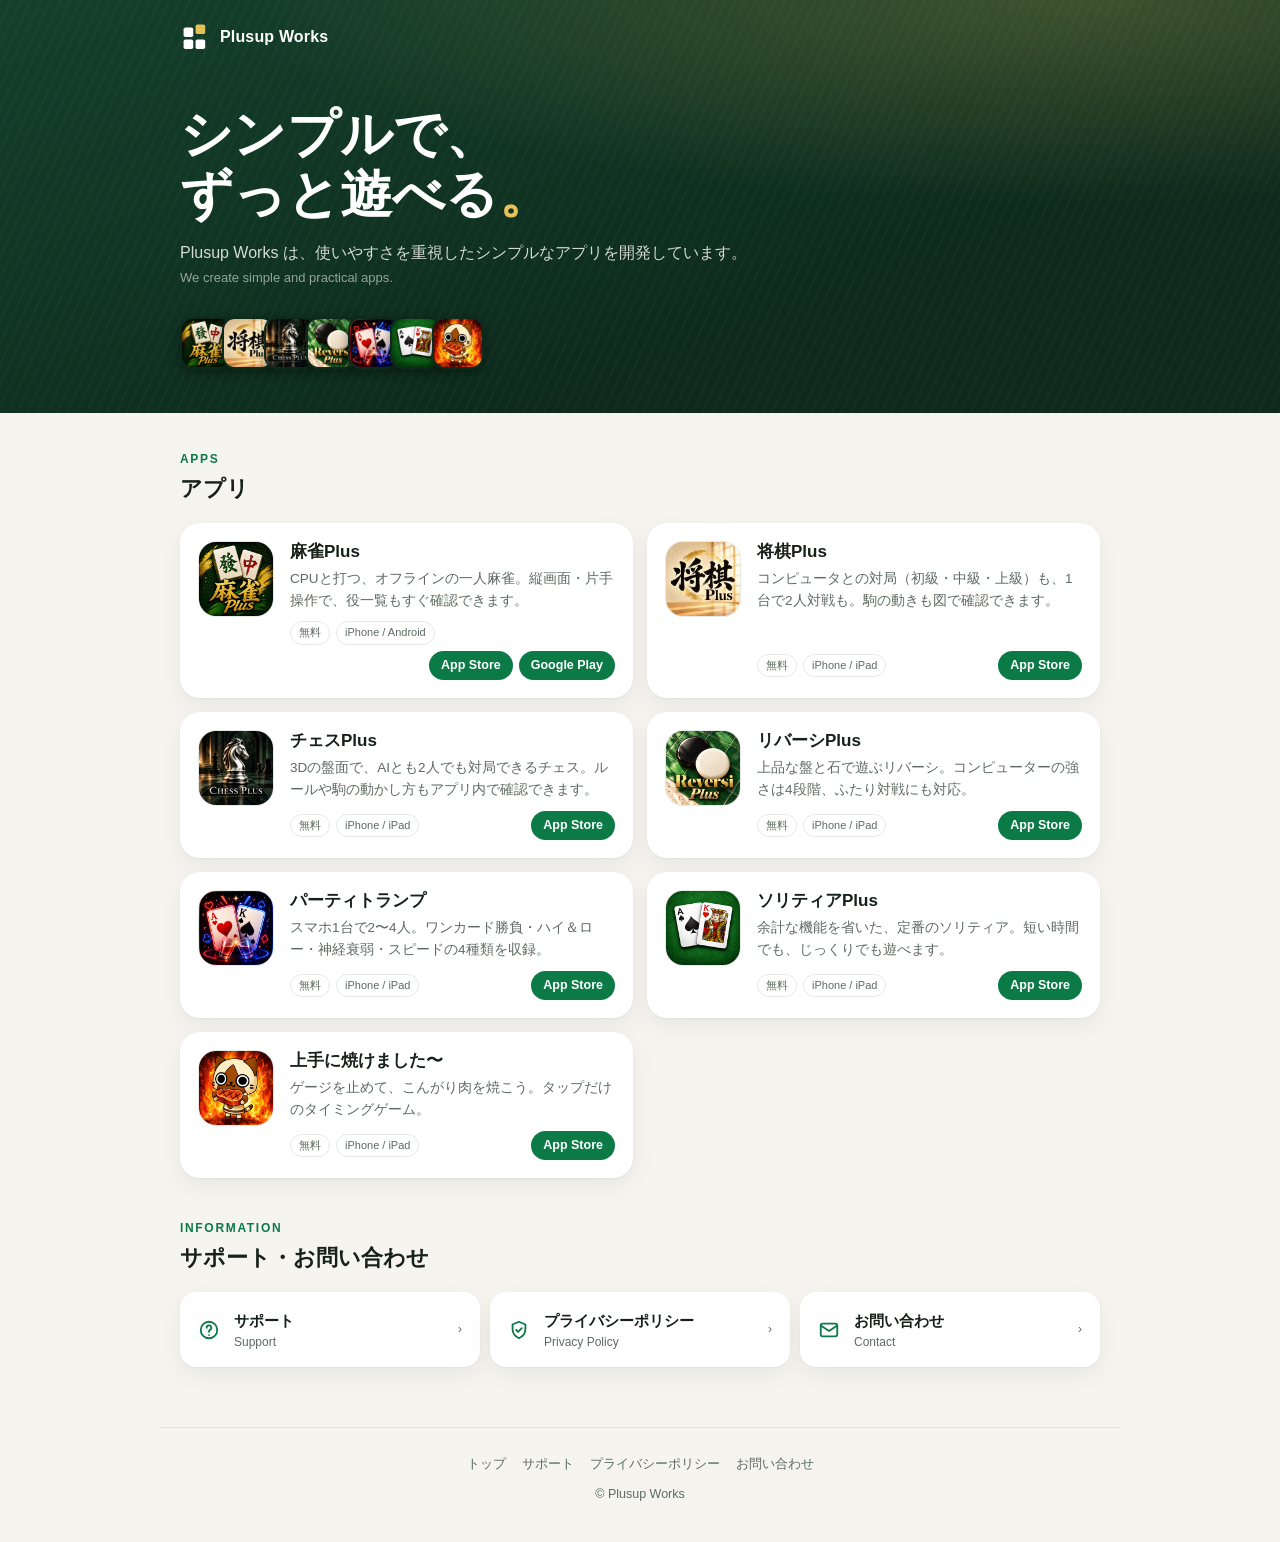
<file: index.html>
<!DOCTYPE html>
<html lang="ja">
<head>
  <meta charset="UTF-8">
  <meta name="viewport" content="width=device-width, initial-scale=1">
  <title>Plusup Works</title>
  <meta name="description" content="Plusup Works は、使いやすさを重視したシンプルなアプリを開発しています。麻雀Plus・将棋Plus・チェスPlus・リバーシPlus など。">
  <meta name="theme-color" content="#14402b">
  <link rel="icon" href="/favicon.svg" type="image/svg+xml">
  <link rel="icon" href="/favicon-32.png" sizes="32x32" type="image/png">
  <link rel="apple-touch-icon" href="/apple-touch-icon.png">
  <link rel="stylesheet" href="/assets/site.css">
</head>
<body>
<header class="hero">
  <div class="wrap">
    <a class="logo" href="/"><svg class="mark" viewBox="0 0 100 100" aria-hidden="true"><rect x="12" y="18" width="32" height="32" rx="6" fill="#fff"/><rect x="52" y="8" width="32" height="32" rx="6" fill="#e6c15a"/><rect x="12" y="58" width="32" height="32" rx="6" fill="#fff"/><rect x="52" y="58" width="32" height="32" rx="6" fill="#fff"/></svg>Plusup Works</a>
    <h1>シンプルで、<br>ずっと遊べる<span class="plus">。</span></h1>
    <p>Plusup Works は、使いやすさを重視したシンプルなアプリを開発しています。</p>
    <p class="en">We create simple and practical apps.</p>
    <div class="stack"><img src="/icons/6789914464.jpg" alt=""><img src="/icons/6820033489.jpg" alt=""><img src="/icons/6827017477.jpg" alt=""><img src="/icons/6836175979.jpg" alt=""><img src="/icons/6773309152.jpg" alt=""><img src="/icons/6760923991.jpg" alt=""><img src="/icons/6761459995.jpg" alt=""></div>
  </div>
</header>

<main class="wrap">
  <section id="apps">
    <p class="kicker">APPS</p>
    <h2>アプリ</h2>
    <div class="grid">
      <div class="app">
        <img src="/icons/6789914464.jpg" alt="麻雀Plus のアイコン" loading="lazy">
        <div class="body">
          <span class="name">麻雀Plus</span>
          <span class="desc">CPUと打つ、オフラインの一人麻雀。縦画面・片手操作で、役一覧もすぐ確認できます。</span>
          <span class="meta"><span class="tag">無料</span><span class="tag">iPhone / Android</span><span class="ctas"><a class="cta" href="https://apps.apple.com/jp/app/id6789914464">App Store</a><a class="cta" href="https://play.google.com/store/apps/details?id=com.kamachi.mahjongplus">Google Play</a></span></span>
        </div>
      </div>
      <a class="app" href="https://apps.apple.com/jp/app/id6820033489">
        <img src="/icons/6820033489.jpg" alt="将棋Plus のアイコン" loading="lazy">
        <div class="body">
          <span class="name">将棋Plus</span>
          <span class="desc">コンピュータとの対局（初級・中級・上級）も、1台で2人対戦も。駒の動きも図で確認できます。</span>
          <span class="meta"><span class="tag">無料</span><span class="tag">iPhone / iPad</span><span class="cta">App Store</span></span>
        </div>
      </a>
      <a class="app" href="https://apps.apple.com/jp/app/id6827017477">
        <img src="/icons/6827017477.jpg" alt="チェスPlus のアイコン" loading="lazy">
        <div class="body">
          <span class="name">チェスPlus</span>
          <span class="desc">3Dの盤面で、AIとも2人でも対局できるチェス。ルールや駒の動かし方もアプリ内で確認できます。</span>
          <span class="meta"><span class="tag">無料</span><span class="tag">iPhone / iPad</span><span class="cta">App Store</span></span>
        </div>
      </a>
      <a class="app" href="https://apps.apple.com/jp/app/id6836175979">
        <img src="/icons/6836175979.jpg" alt="リバーシPlus のアイコン" loading="lazy">
        <div class="body">
          <span class="name">リバーシPlus</span>
          <span class="desc">上品な盤と石で遊ぶリバーシ。コンピューターの強さは4段階、ふたり対戦にも対応。</span>
          <span class="meta"><span class="tag">無料</span><span class="tag">iPhone / iPad</span><span class="cta">App Store</span></span>
        </div>
      </a>
      <a class="app" href="https://apps.apple.com/jp/app/id6773309152">
        <img src="/icons/6773309152.jpg" alt="パーティトランプ のアイコン" loading="lazy">
        <div class="body">
          <span class="name">パーティトランプ</span>
          <span class="desc">スマホ1台で2〜4人。ワンカード勝負・ハイ＆ロー・神経衰弱・スピードの4種類を収録。</span>
          <span class="meta"><span class="tag">無料</span><span class="tag">iPhone / iPad</span><span class="cta">App Store</span></span>
        </div>
      </a>
      <a class="app" href="https://apps.apple.com/jp/app/id6760923991">
        <img src="/icons/6760923991.jpg" alt="ソリティアPlus のアイコン" loading="lazy">
        <div class="body">
          <span class="name">ソリティアPlus</span>
          <span class="desc">余計な機能を省いた、定番のソリティア。短い時間でも、じっくりでも遊べます。</span>
          <span class="meta"><span class="tag">無料</span><span class="tag">iPhone / iPad</span><span class="cta">App Store</span></span>
        </div>
      </a>
      <a class="app" href="https://apps.apple.com/jp/app/id6761459995">
        <img src="/icons/6761459995.jpg" alt="上手に焼けました〜 のアイコン" loading="lazy">
        <div class="body">
          <span class="name">上手に焼けました〜</span>
          <span class="desc">ゲージを止めて、こんがり肉を焼こう。タップだけのタイミングゲーム。</span>
          <span class="meta"><span class="tag">無料</span><span class="tag">iPhone / iPad</span><span class="cta">App Store</span></span>
        </div>
      </a>
    </div>
  </section>

  <section id="info">
    <p class="kicker">INFORMATION</p>
    <h2>サポート・お問い合わせ</h2>
    <div class="tiles">
      <a class="tile" href="/support"><svg viewBox="0 0 24 24" fill="none" stroke="currentColor" stroke-width="2" stroke-linecap="round" stroke-linejoin="round"><circle cx="12" cy="12" r="9"/><path d="M9.5 9.5a2.5 2.5 0 1 1 3.5 2.3c-.6.3-1 .9-1 1.6V14"/><path d="M12 17.5h.01"/></svg><div><b>サポート</b><span>Support</span></div><span class="chev">›</span></a>
      <a class="tile" href="/privacy"><svg viewBox="0 0 24 24" fill="none" stroke="currentColor" stroke-width="2" stroke-linecap="round" stroke-linejoin="round"><path d="M12 3l7 3v5c0 4.5-3 8.3-7 10-4-1.7-7-5.5-7-10V6l7-3z"/><path d="M9 12l2 2 4-4"/></svg><div><b>プライバシーポリシー</b><span>Privacy Policy</span></div><span class="chev">›</span></a>
      <a class="tile" href="/contact"><svg viewBox="0 0 24 24" fill="none" stroke="currentColor" stroke-width="2" stroke-linecap="round" stroke-linejoin="round"><rect x="3" y="5" width="18" height="14" rx="2"/><path d="M3 7l9 6 9-6"/></svg><div><b>お問い合わせ</b><span>Contact</span></div><span class="chev">›</span></a>
    </div>
  </section>
</main>

<footer class="wrap">
  <nav><a href="/">トップ</a><a href="/support">サポート</a><a href="/privacy">プライバシーポリシー</a><a href="/contact">お問い合わせ</a></nav>
  &copy; Plusup Works
</footer>
</body>
</html>
</file>
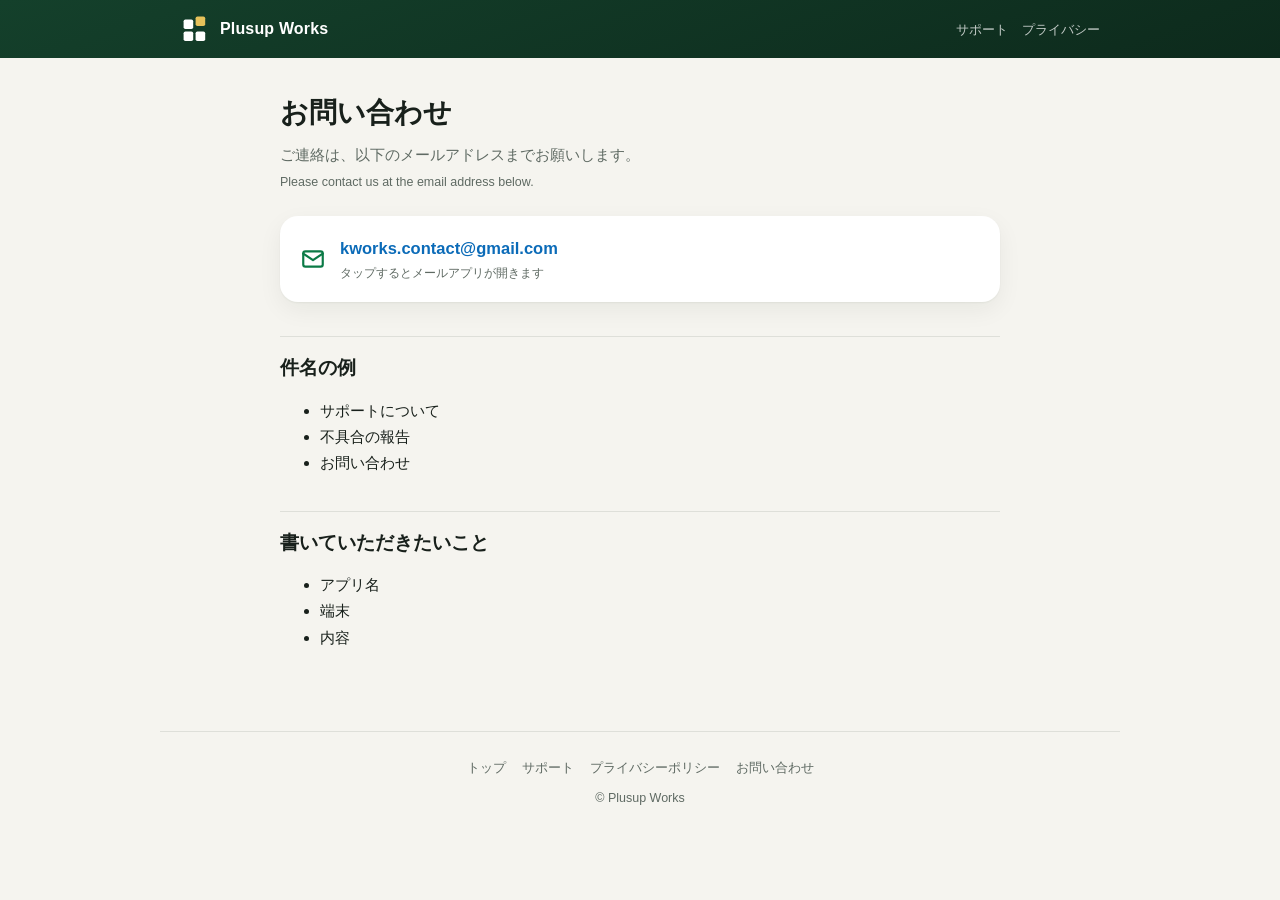
<file: contact/index.html>
<!DOCTYPE html>
<html lang="ja">
<head>
  <meta charset="UTF-8">
  <meta name="viewport" content="width=device-width, initial-scale=1">
  <title>お問い合わせ | Plusup Works</title>
  <meta name="description" content="Plusup Works へのお問い合わせ先です。">
  <meta name="theme-color" content="#14402b">
  <link rel="icon" href="/favicon.svg" type="image/svg+xml">
  <link rel="icon" href="/favicon-32.png" sizes="32x32" type="image/png">
  <link rel="apple-touch-icon" href="/apple-touch-icon.png">
  <link rel="stylesheet" href="/assets/site.css">
</head>
<body>
<header class="bar"><div class="wrap"><a class="logo" href="/"><svg class="mark" viewBox="0 0 100 100" aria-hidden="true"><rect x="12" y="18" width="32" height="32" rx="6" fill="#fff"/><rect x="52" y="8" width="32" height="32" rx="6" fill="#e6c15a"/><rect x="12" y="58" width="32" height="32" rx="6" fill="#fff"/><rect x="52" y="58" width="32" height="32" rx="6" fill="#fff"/></svg>Plusup Works</a><nav><a href="/support">サポート</a><a href="/privacy">プライバシー</a></nav></div></header>
<main class="doc">
  <h1>お問い合わせ</h1>
  <p class="lead">ご連絡は、以下のメールアドレスまでお願いします。<br><small>Please contact us at the email address below.</small></p>
  <a class="mailcard" href="mailto:kworks.contact@gmail.com"><svg viewBox="0 0 24 24" fill="none" stroke="currentColor" stroke-width="2" stroke-linecap="round" stroke-linejoin="round"><rect x="3" y="5" width="18" height="14" rx="2"/><path d="M3 7l9 6 9-6"/></svg><div><b>kworks.contact@gmail.com</b><span>タップするとメールアプリが開きます</span></div></a>

  <h2>件名の例</h2>
  <ul>
    <li>サポートについて</li>
    <li>不具合の報告</li>
    <li>お問い合わせ</li>
  </ul>
  <h2>書いていただきたいこと</h2>
  <ul>
    <li>アプリ名</li>
    <li>端末</li>
    <li>内容</li>
  </ul>
</main>

<footer class="wrap">
  <nav><a href="/">トップ</a><a href="/support">サポート</a><a href="/privacy">プライバシーポリシー</a><a href="/contact">お問い合わせ</a></nav>
  &copy; Plusup Works
</footer>
</body>
</html>
</file>
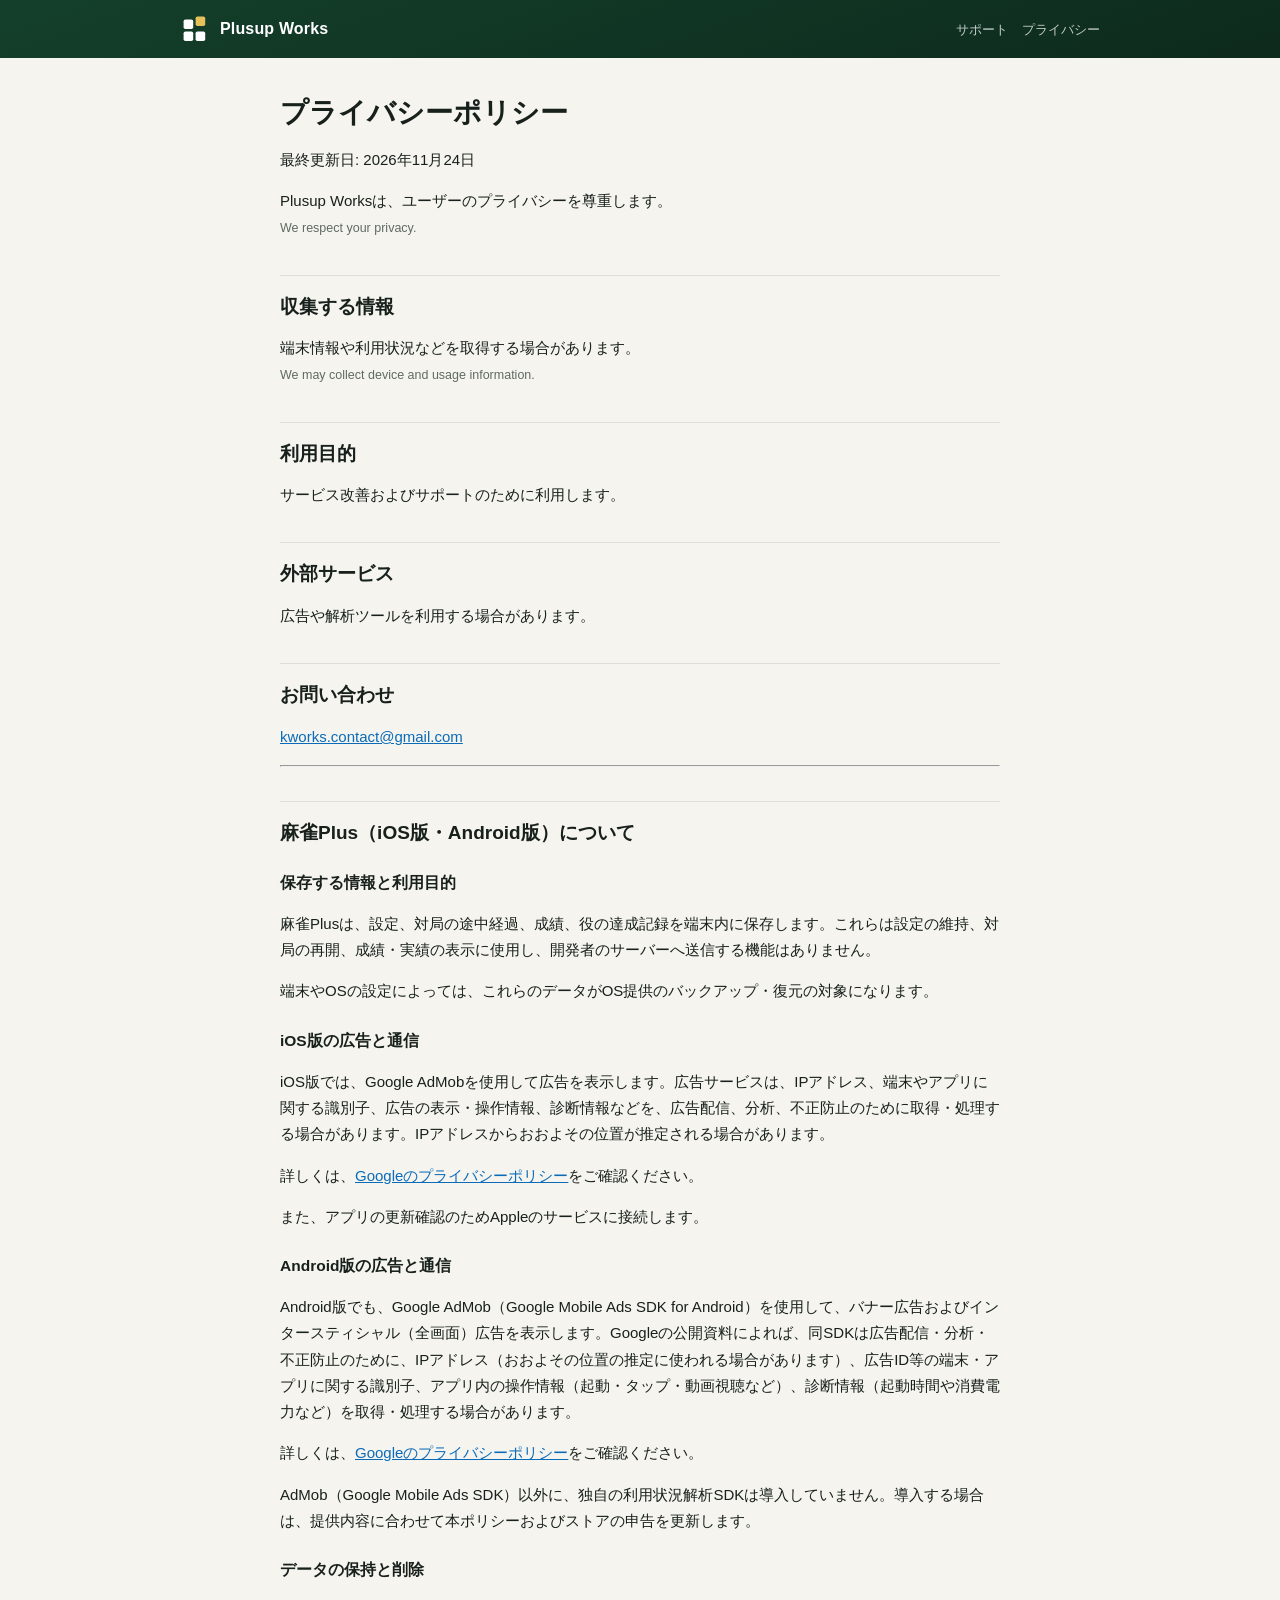
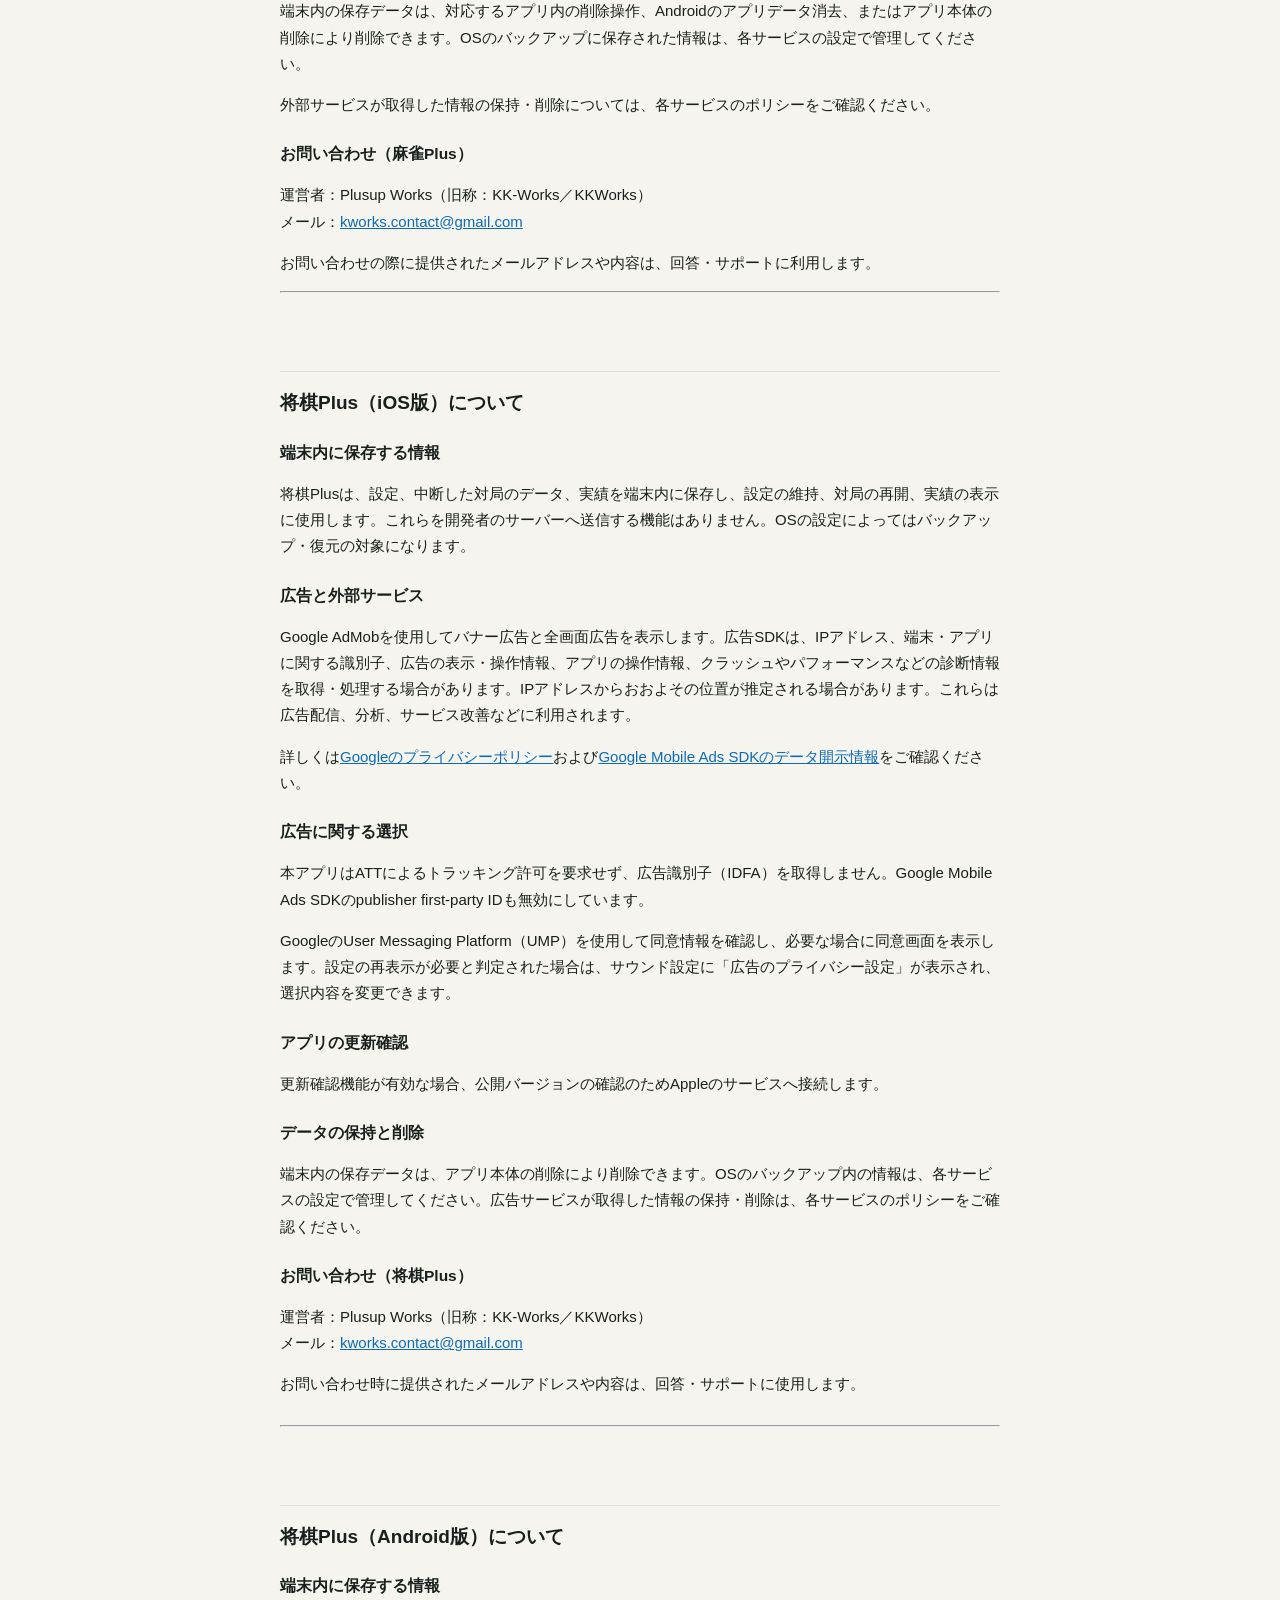
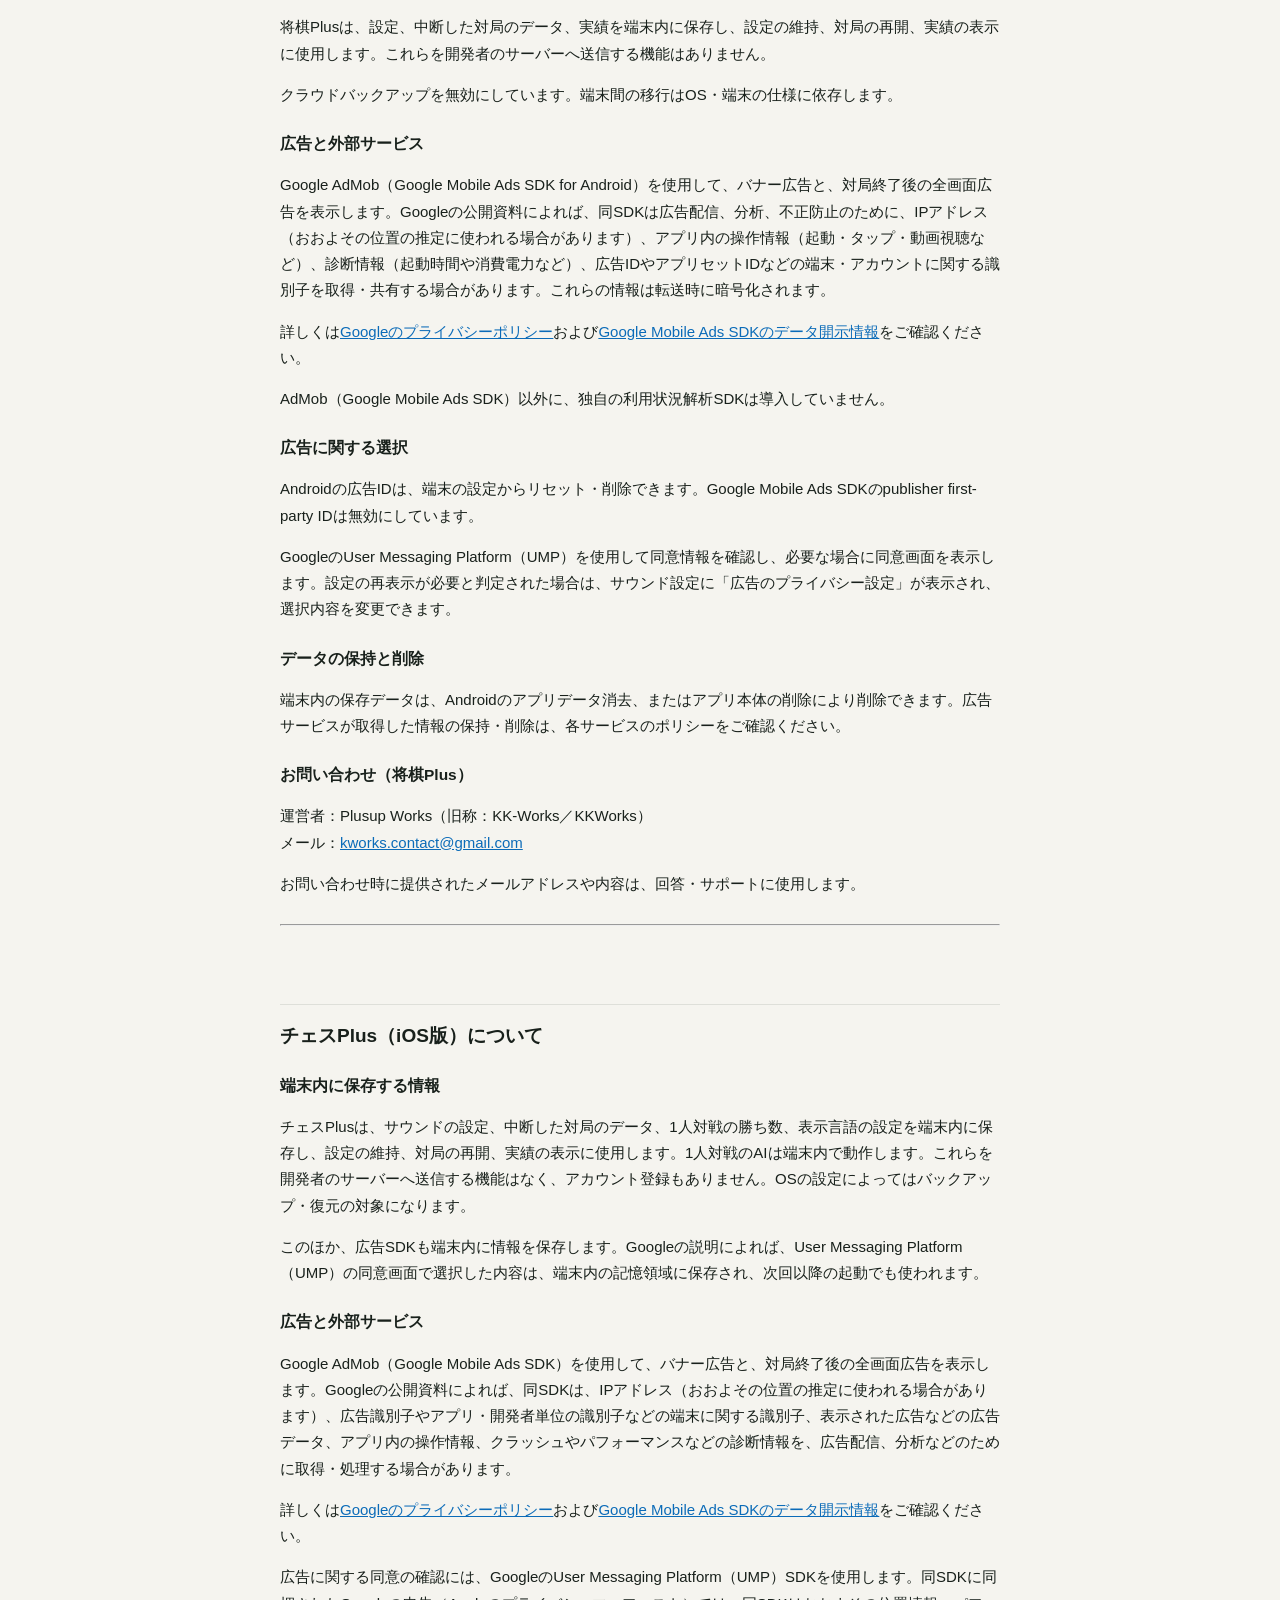
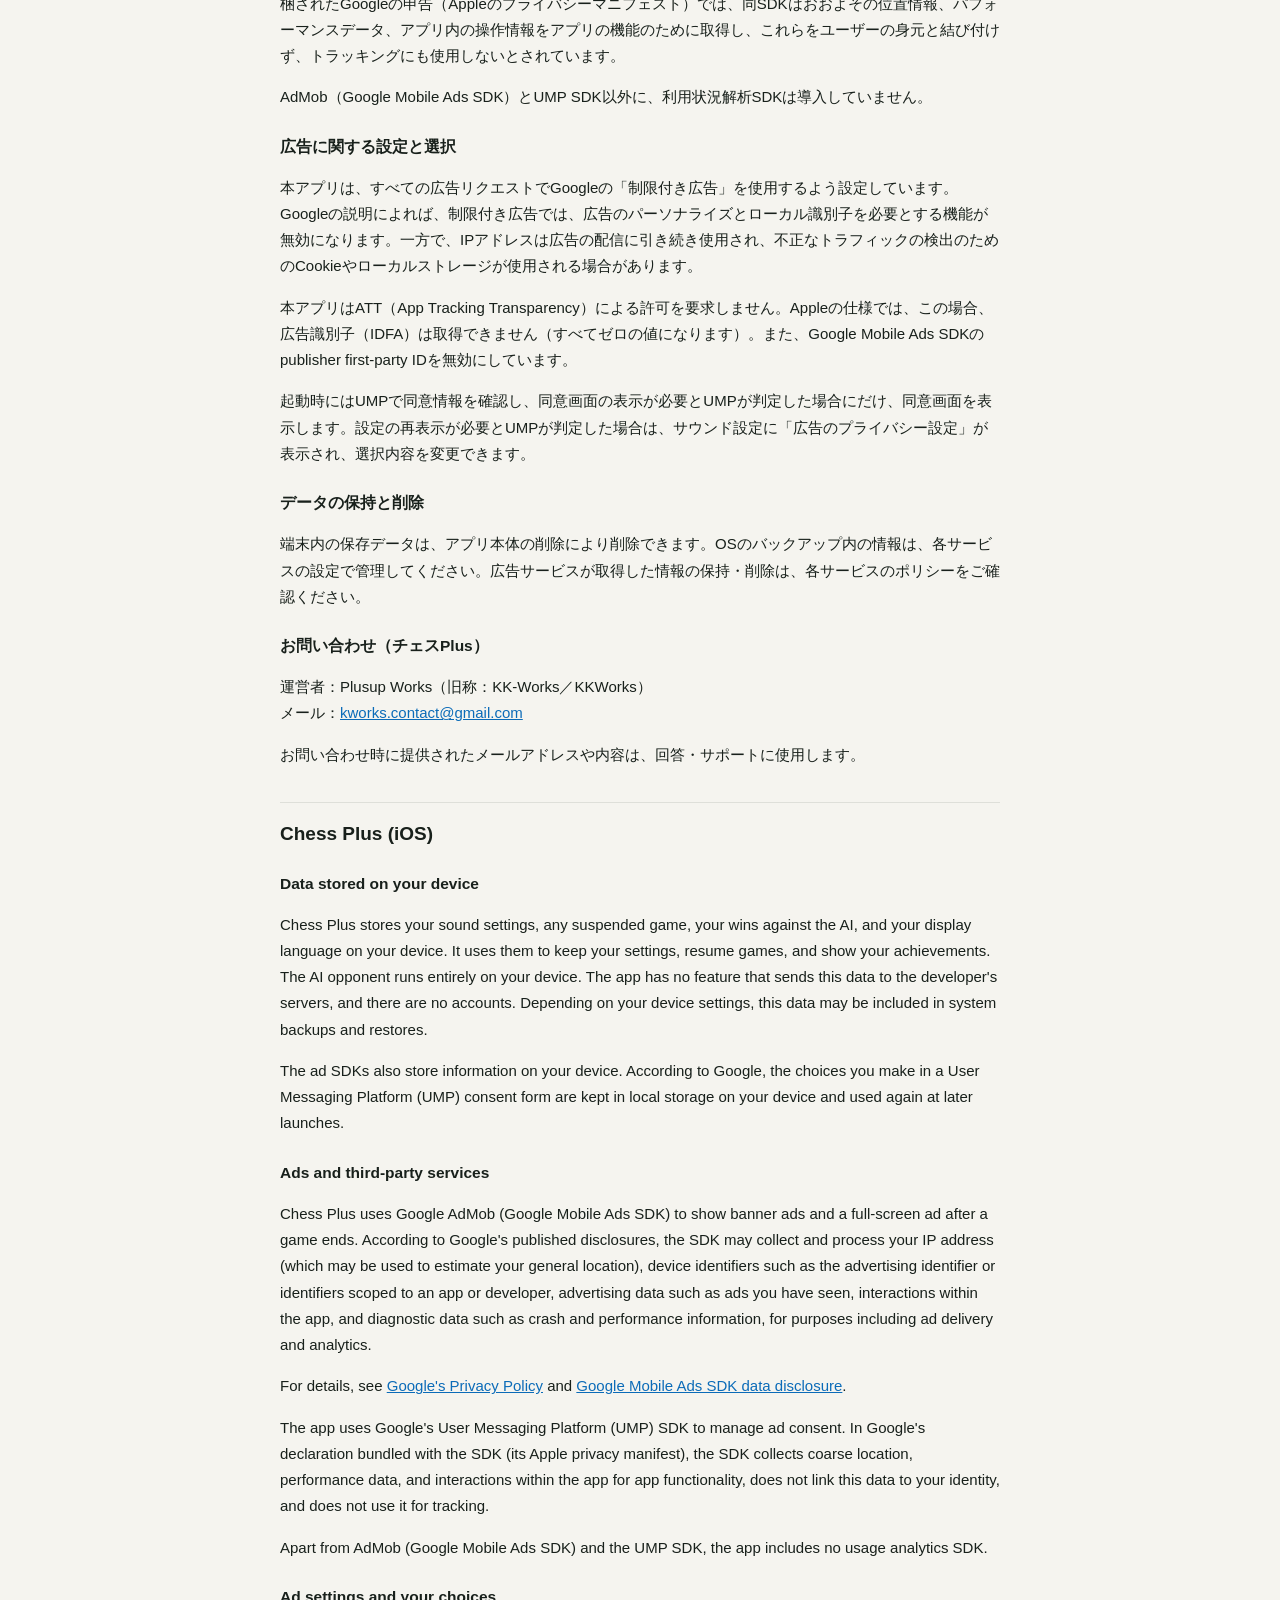
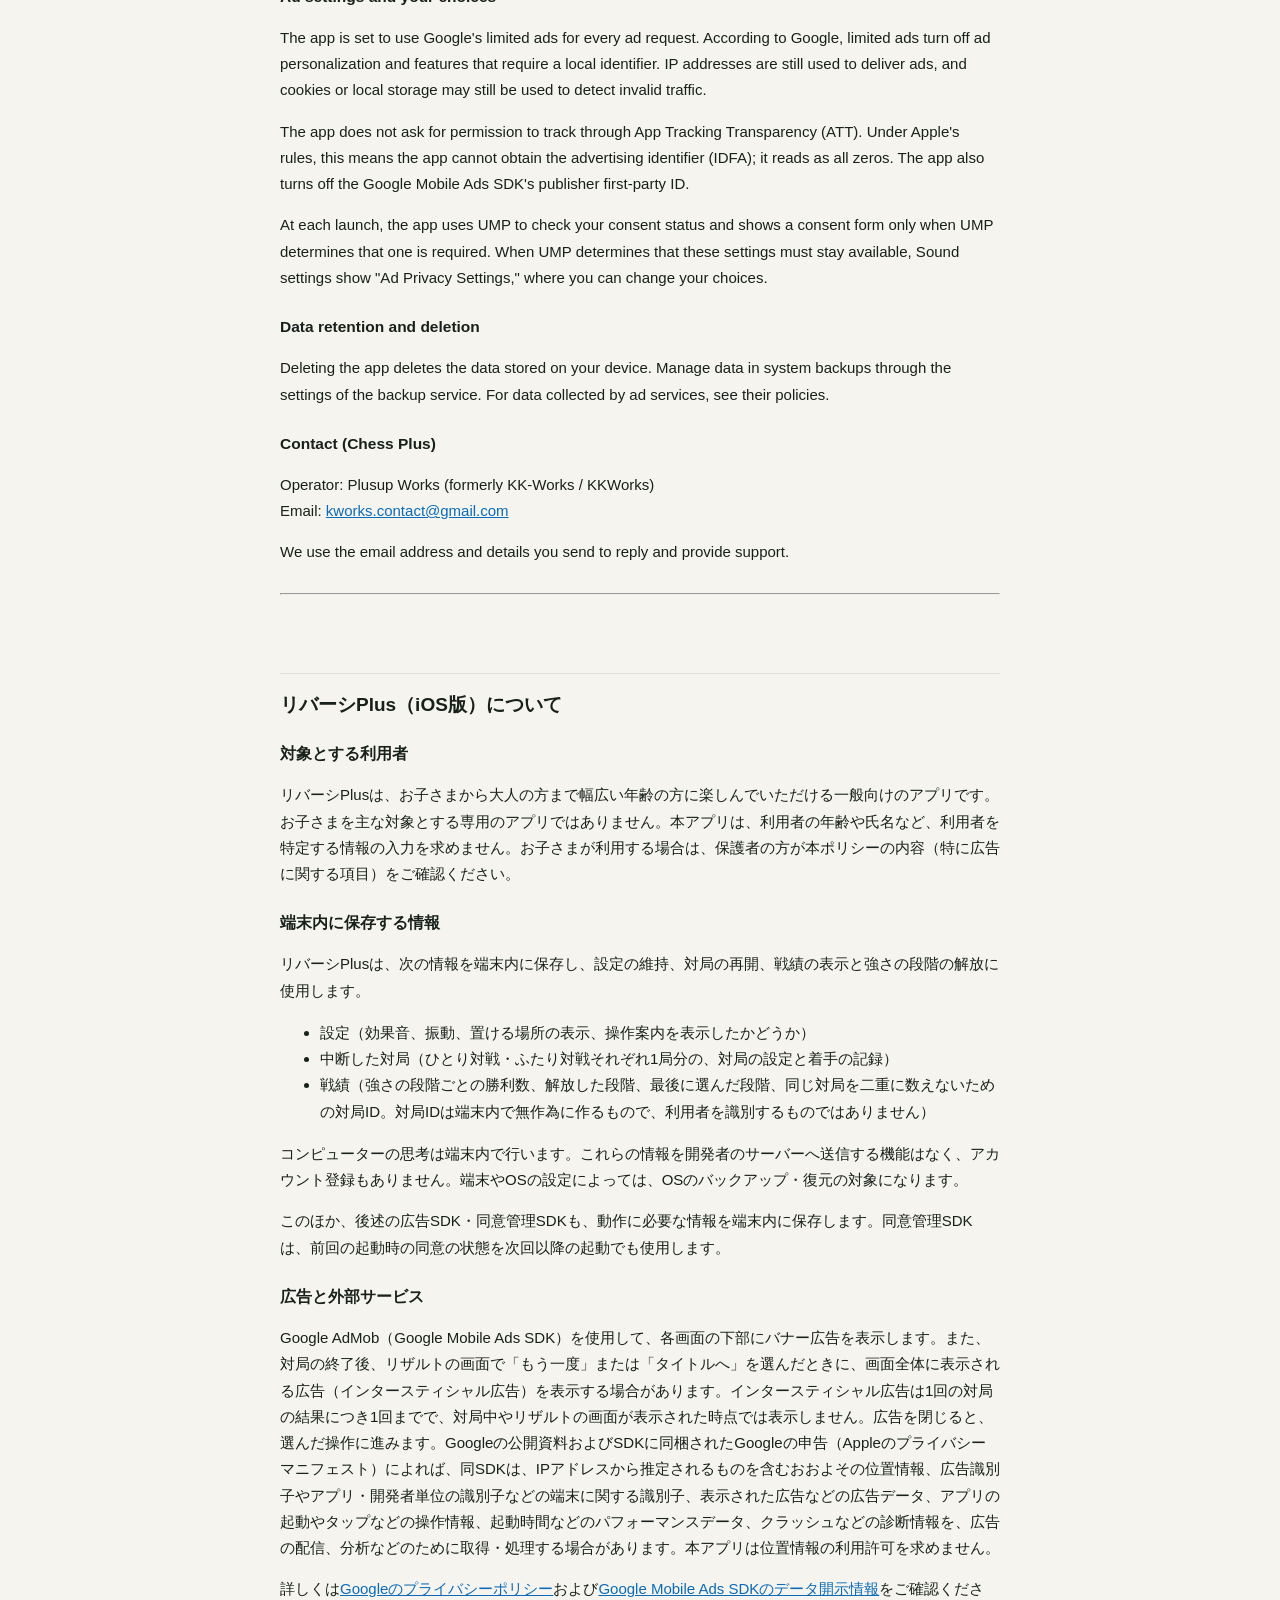
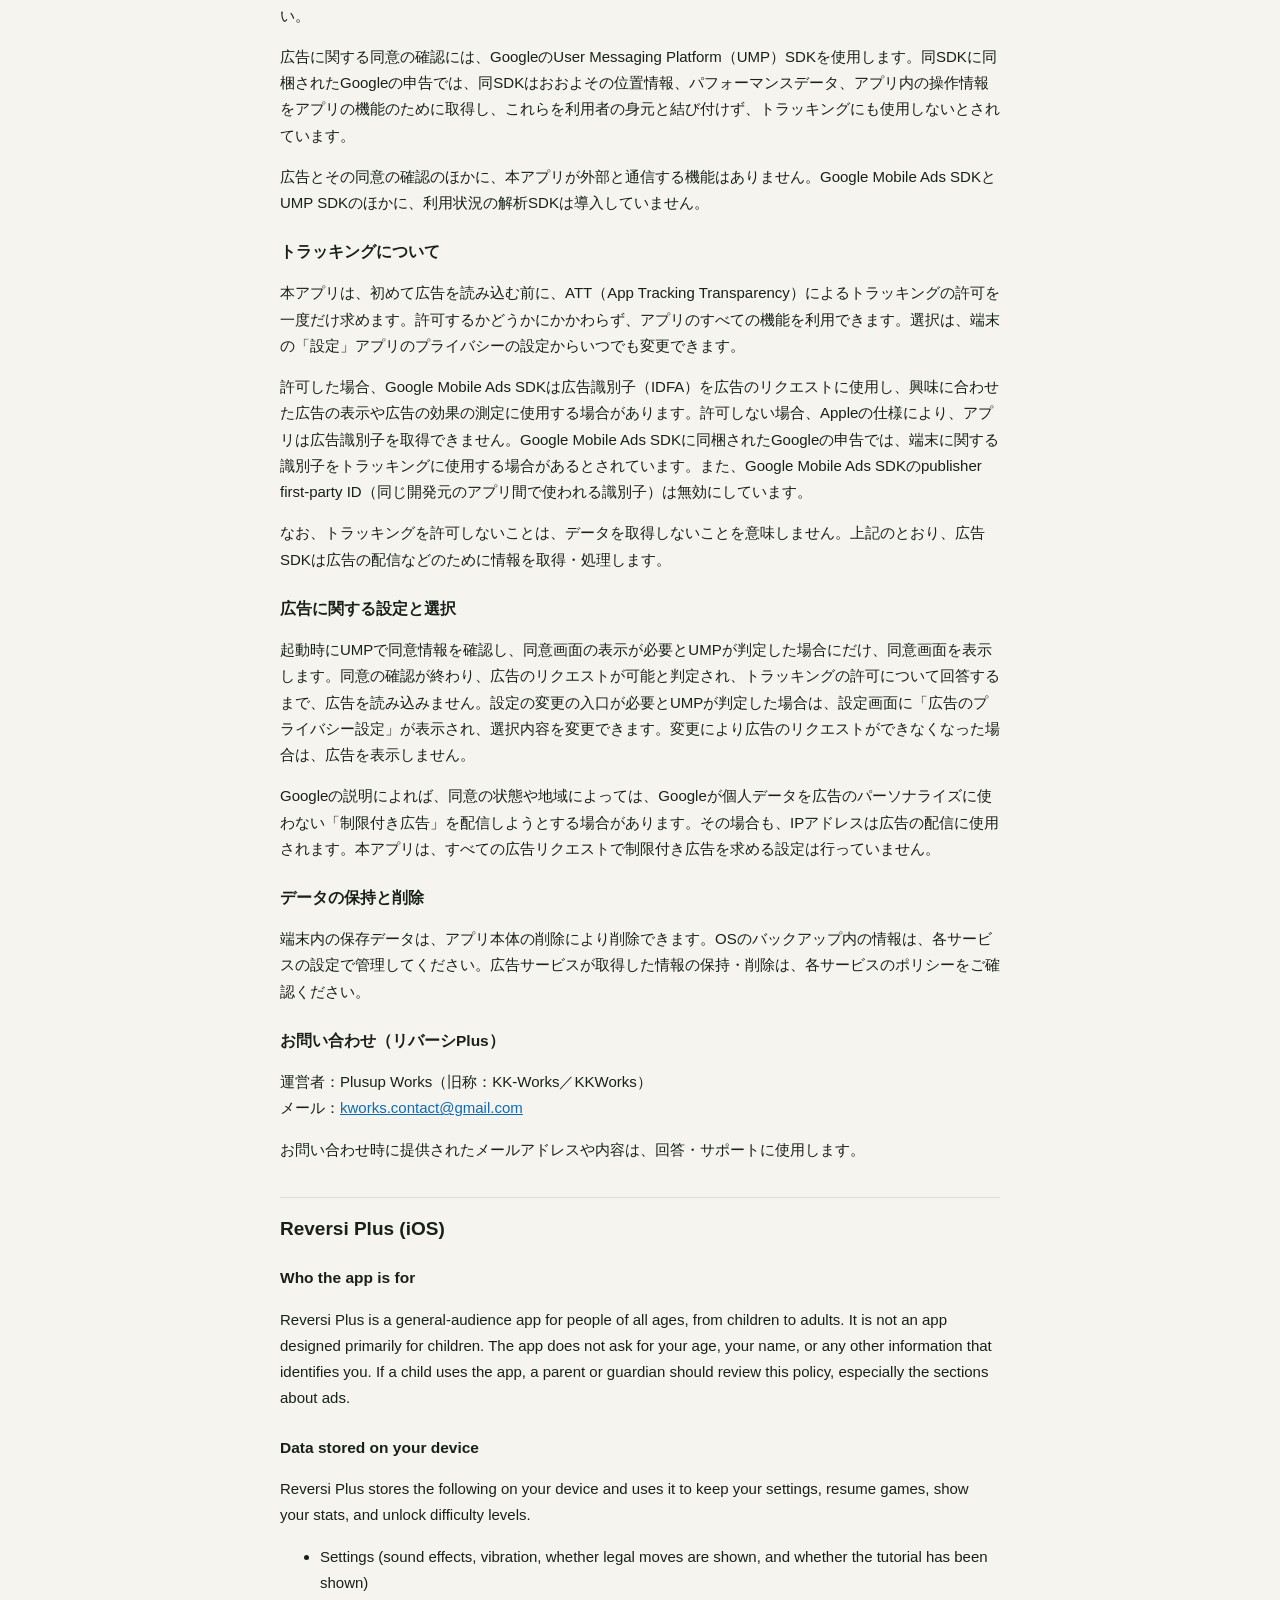
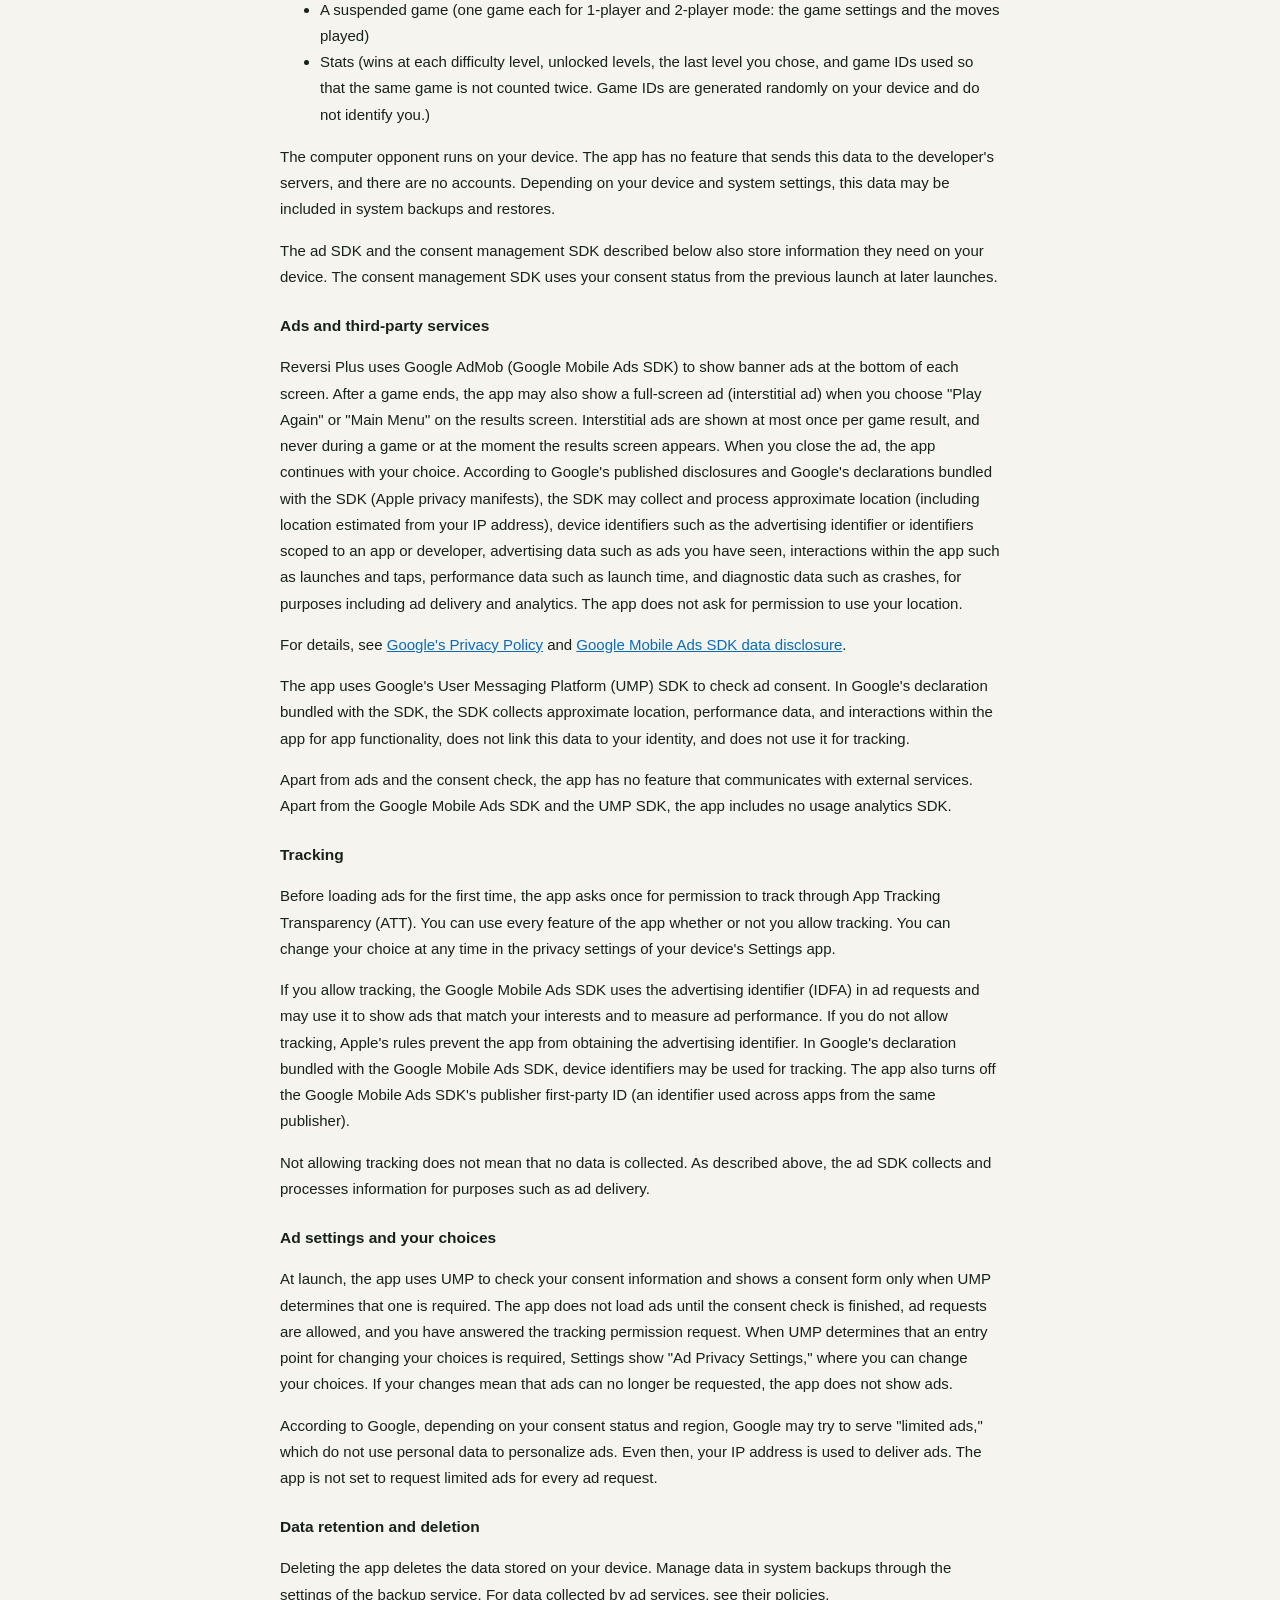
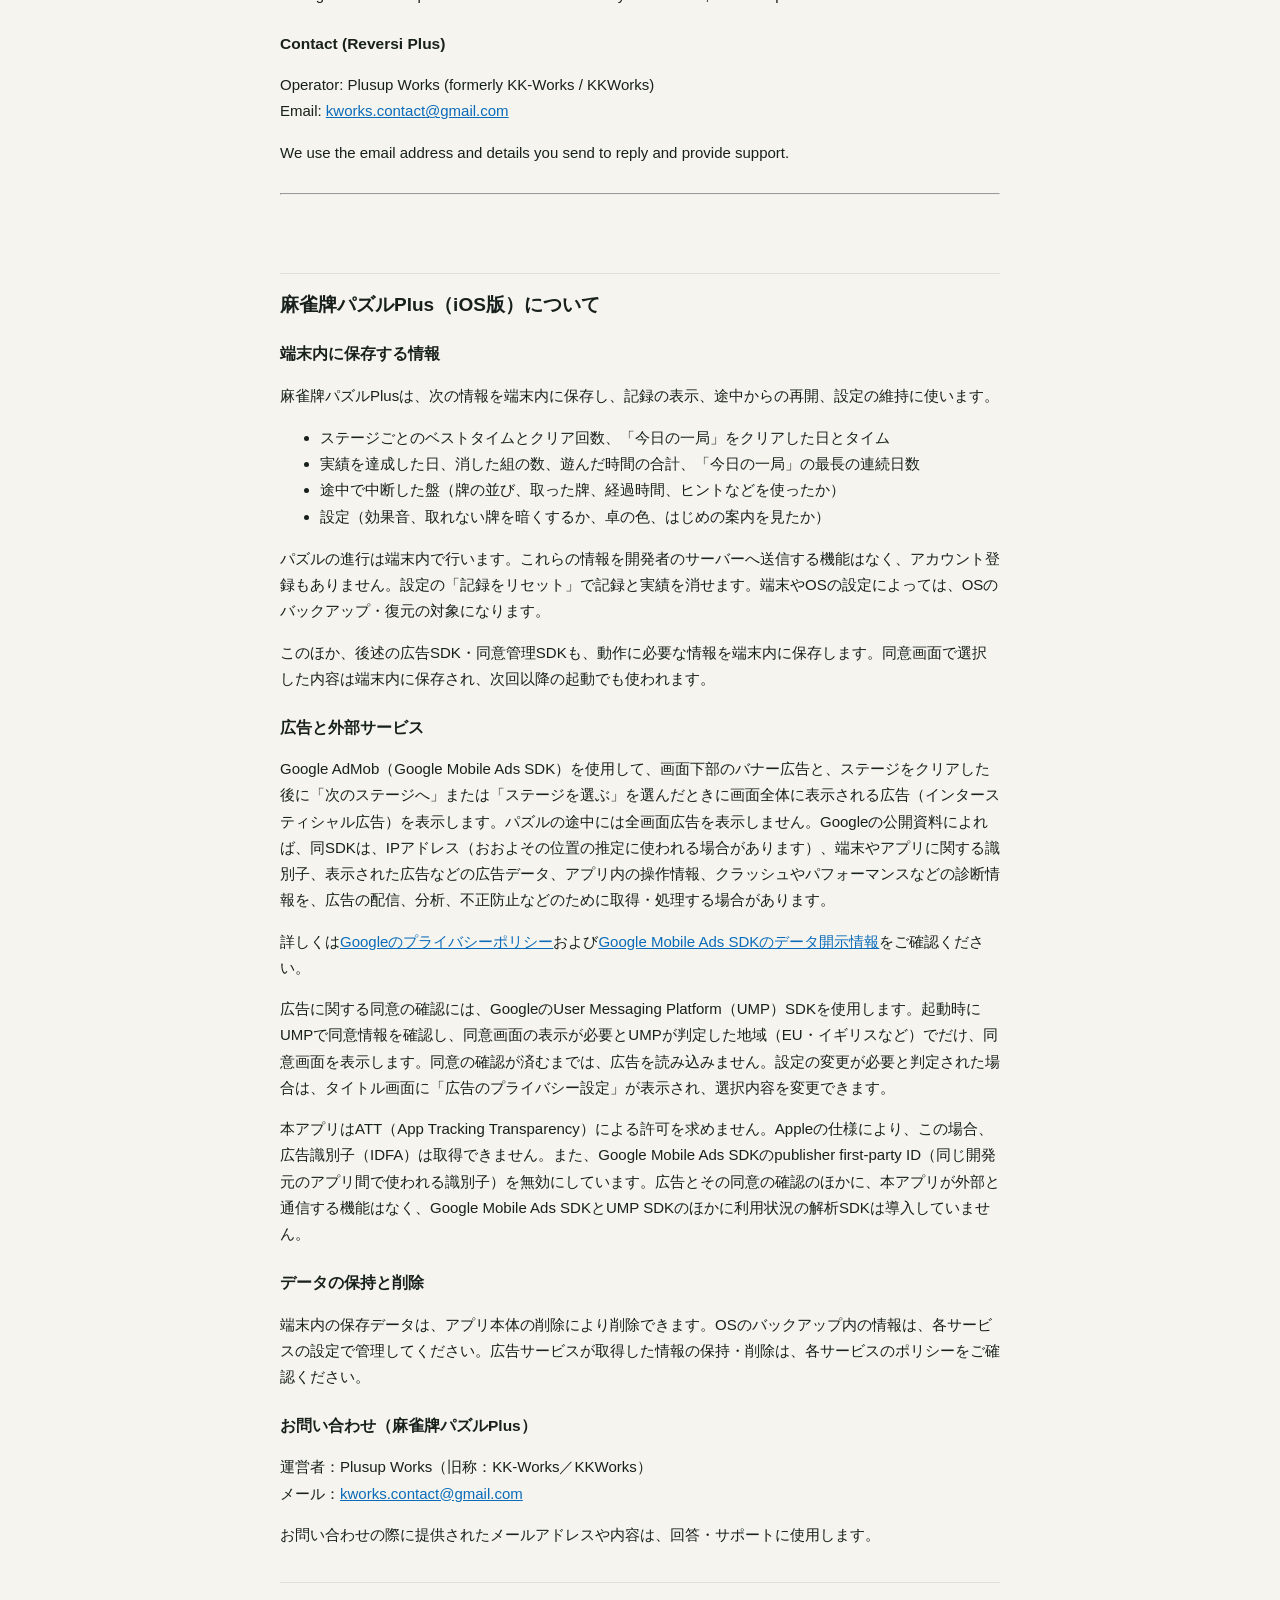
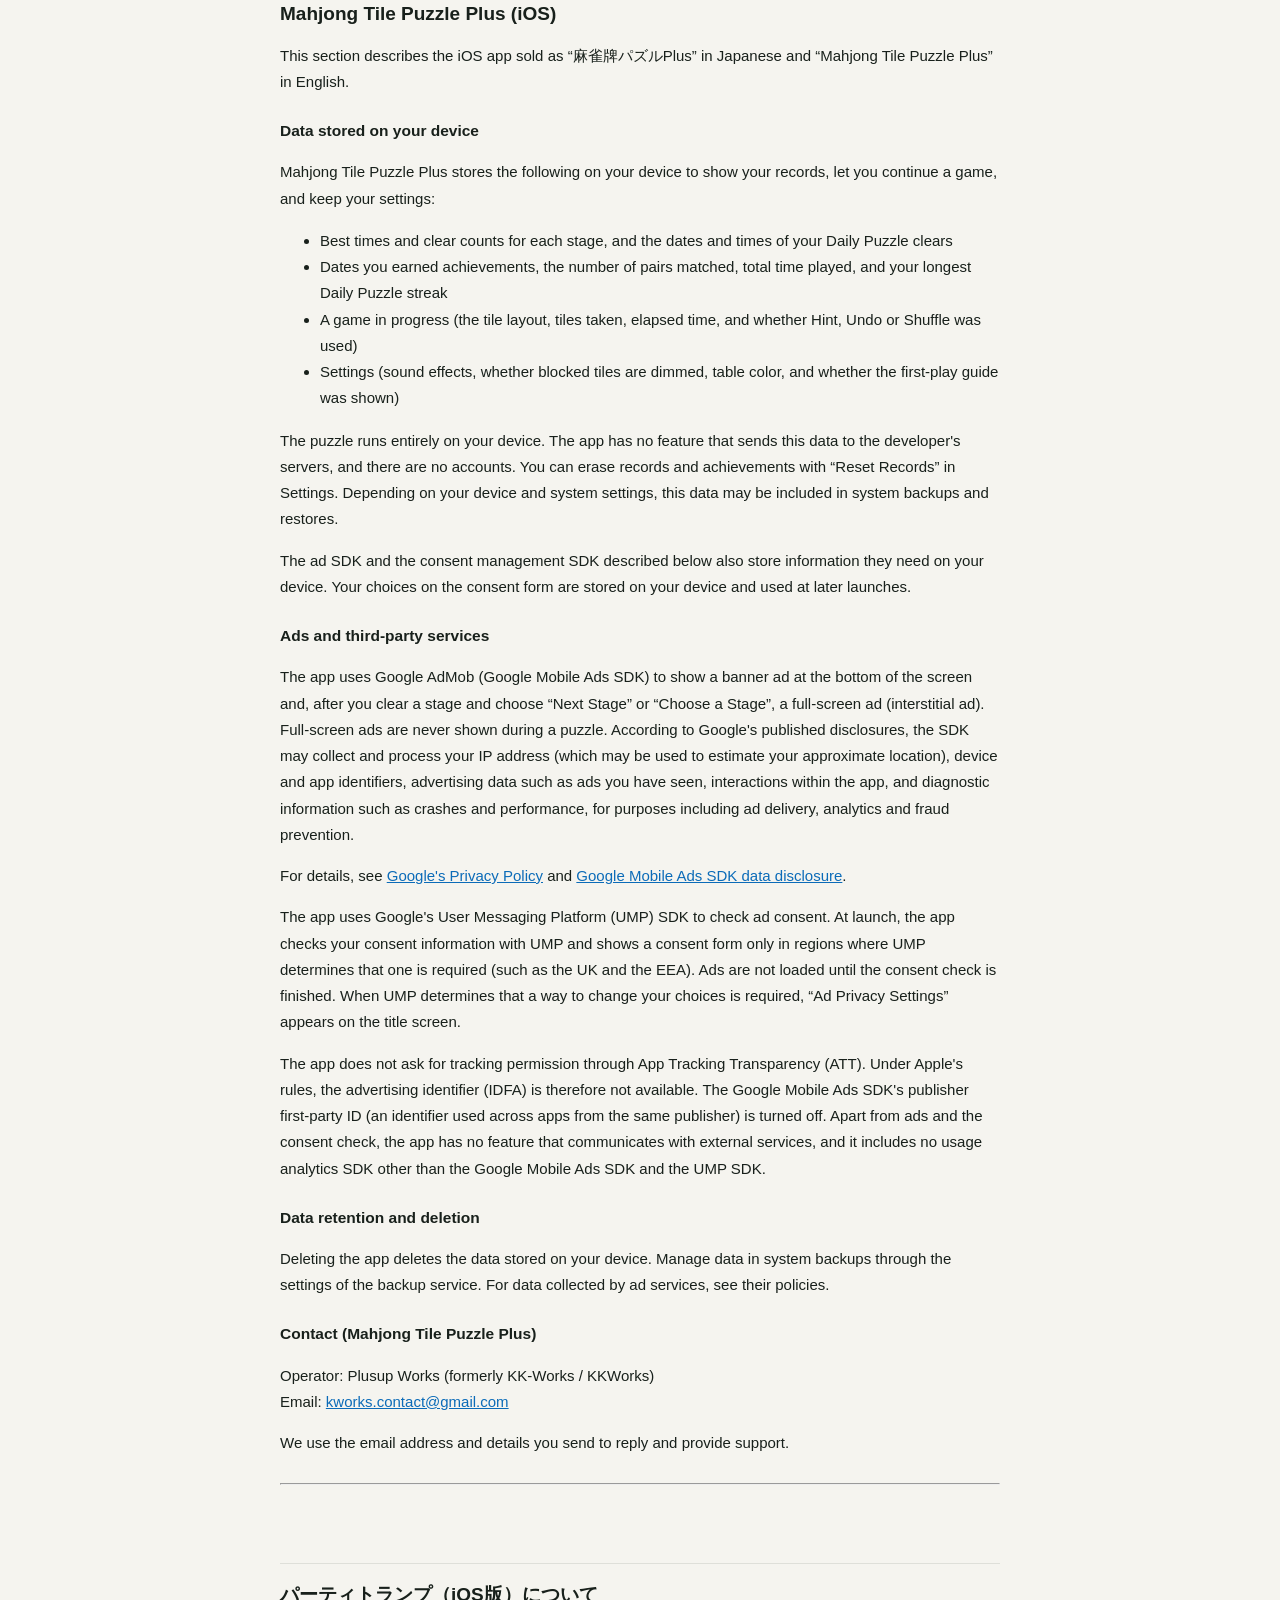
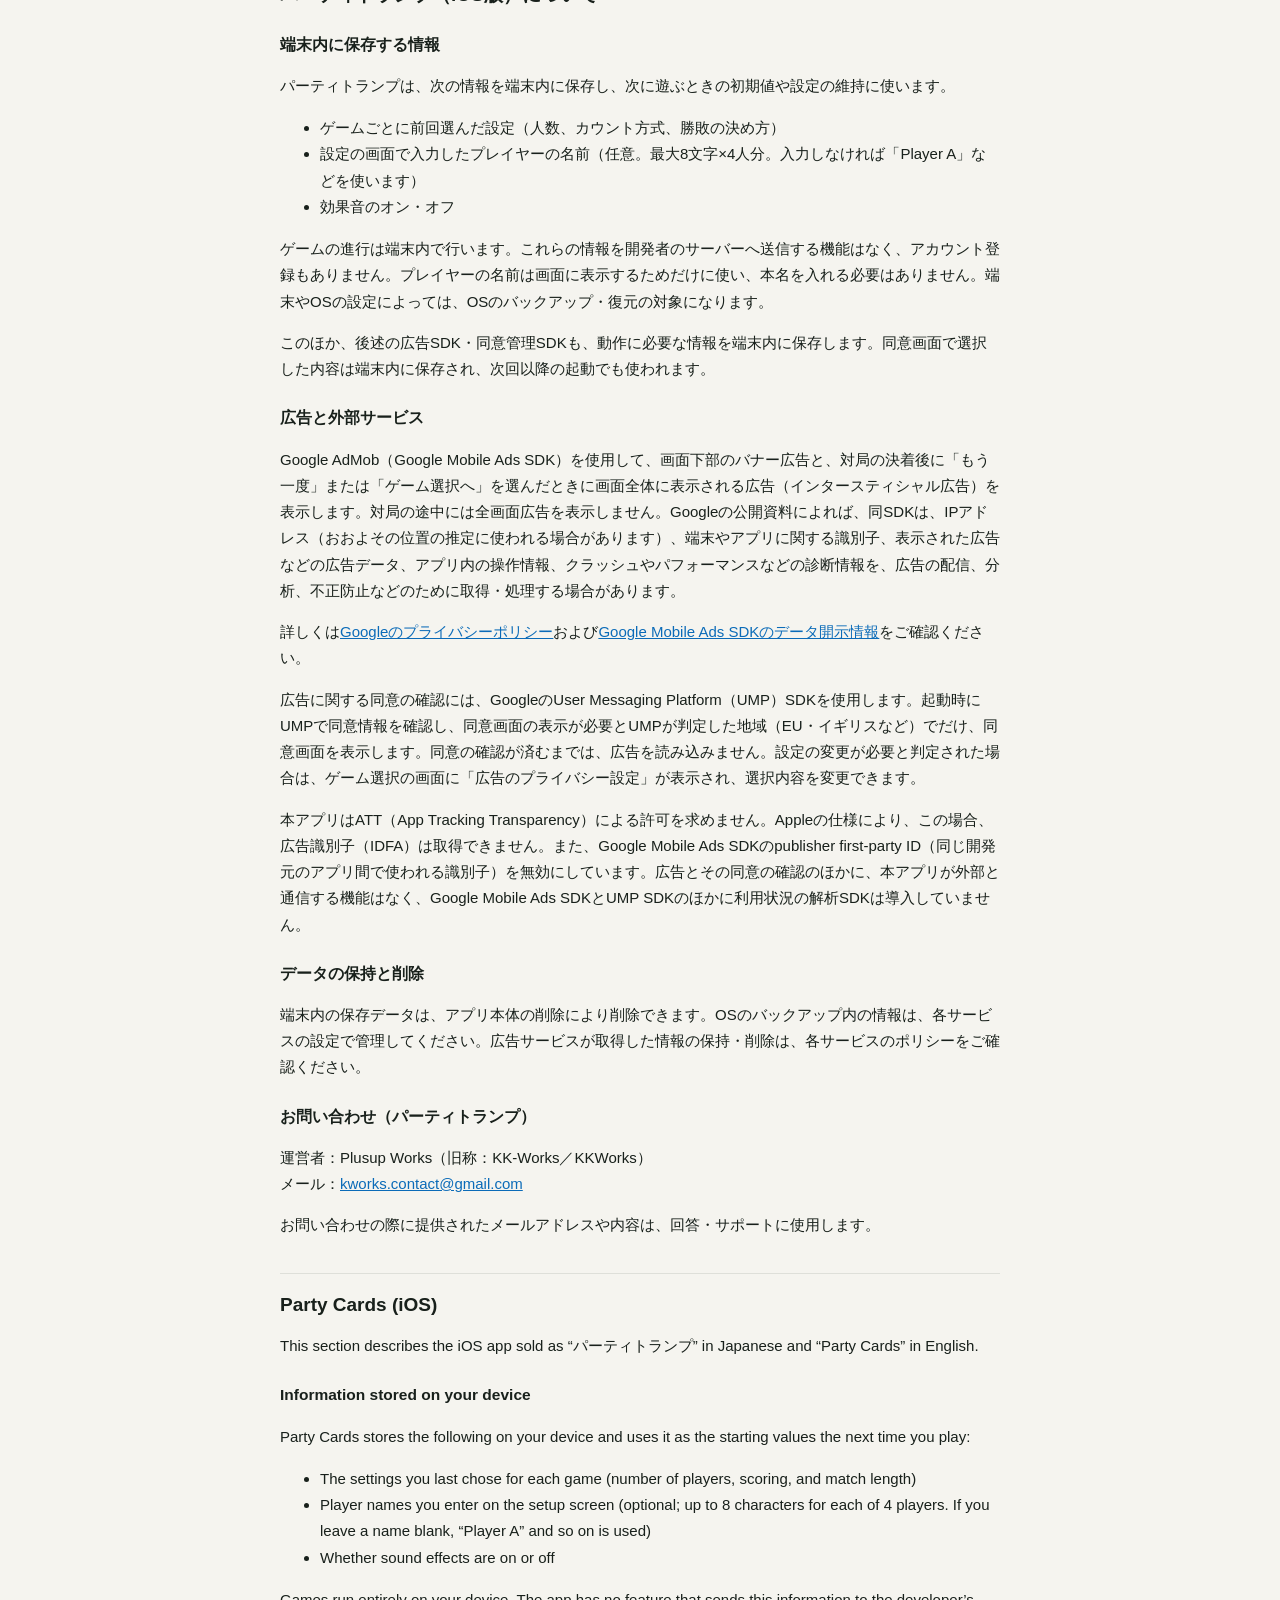
<file: privacy/index.html>
<!DOCTYPE html>
<html lang="ja">
<head>
  <meta charset="UTF-8">
  <meta name="viewport" content="width=device-width, initial-scale=1">
  <title>プライバシーポリシー | Plusup Works</title>
  <meta name="description" content="Plusup Works のアプリのプライバシーポリシーです。">
  <meta name="theme-color" content="#14402b">
  <link rel="icon" href="/favicon.svg" type="image/svg+xml">
  <link rel="icon" href="/favicon-32.png" sizes="32x32" type="image/png">
  <link rel="apple-touch-icon" href="/apple-touch-icon.png">
  <link rel="stylesheet" href="/assets/site.css">
</head>
<body>
<header class="bar"><div class="wrap"><a class="logo" href="/"><svg class="mark" viewBox="0 0 100 100" aria-hidden="true"><rect x="12" y="18" width="32" height="32" rx="6" fill="#fff"/><rect x="52" y="8" width="32" height="32" rx="6" fill="#e6c15a"/><rect x="12" y="58" width="32" height="32" rx="6" fill="#fff"/><rect x="52" y="58" width="32" height="32" rx="6" fill="#fff"/></svg>Plusup Works</a><nav><a href="/support">サポート</a><a href="/privacy">プライバシー</a></nav></div></header>
<main class="doc">
  <h1>プライバシーポリシー</h1>

  <p>最終更新日: 2026年11月24日</p>

  <p>
    Plusup Worksは、ユーザーのプライバシーを尊重します。<br>
    <small>We respect your privacy.</small>
  </p>

  <h2>収集する情報</h2>
  <p>
    端末情報や利用状況などを取得する場合があります。<br>
    <small>We may collect device and usage information.</small>
  </p>

  <h2>利用目的</h2>
  <p>
    サービス改善およびサポートのために利用します。
  </p>

  <h2>外部サービス</h2>
  <p>
    広告や解析ツールを利用する場合があります。
  </p>

  <h2>お問い合わせ</h2>
  <p>
    <a href="mailto:kworks.contact@gmail.com">kworks.contact@gmail.com</a>
  </p>

  <hr>

  <h2>麻雀Plus（iOS版・Android版）について</h2>

  <h3>保存する情報と利用目的</h3>
  <p>
    麻雀Plusは、設定、対局の途中経過、成績、役の達成記録を端末内に保存します。これらは設定の維持、対局の再開、成績・実績の表示に使用し、開発者のサーバーへ送信する機能はありません。
  </p>
  <p>
    端末やOSの設定によっては、これらのデータがOS提供のバックアップ・復元の対象になります。
  </p>

  <h3>iOS版の広告と通信</h3>
  <p>
    iOS版では、Google AdMobを使用して広告を表示します。広告サービスは、IPアドレス、端末やアプリに関する識別子、広告の表示・操作情報、診断情報などを、広告配信、分析、不正防止のために取得・処理する場合があります。IPアドレスからおおよその位置が推定される場合があります。
  </p>
  <p>
    詳しくは、<a href="https://policies.google.com/privacy?hl=ja">Googleのプライバシーポリシー</a>をご確認ください。
  </p>
  <p>
    また、アプリの更新確認のためAppleのサービスに接続します。
  </p>

  <h3>Android版の広告と通信</h3>
  <p>
    Android版でも、Google AdMob（Google Mobile Ads SDK for Android）を使用して、バナー広告およびインタースティシャル（全画面）広告を表示します。Googleの公開資料によれば、同SDKは広告配信・分析・不正防止のために、IPアドレス（おおよその位置の推定に使われる場合があります）、広告ID等の端末・アプリに関する識別子、アプリ内の操作情報（起動・タップ・動画視聴など）、診断情報（起動時間や消費電力など）を取得・処理する場合があります。
  </p>
  <p>
    詳しくは、<a href="https://policies.google.com/privacy?hl=ja">Googleのプライバシーポリシー</a>をご確認ください。
  </p>
  <p>
    AdMob（Google Mobile Ads SDK）以外に、独自の利用状況解析SDKは導入していません。導入する場合は、提供内容に合わせて本ポリシーおよびストアの申告を更新します。
  </p>

  <h3>データの保持と削除</h3>
  <p>
    端末内の保存データは、対応するアプリ内の削除操作、Androidのアプリデータ消去、またはアプリ本体の削除により削除できます。OSのバックアップに保存された情報は、各サービスの設定で管理してください。
  </p>
  <p>
    外部サービスが取得した情報の保持・削除については、各サービスのポリシーをご確認ください。
  </p>

  <h3>お問い合わせ（麻雀Plus）</h3>
  <p>
    運営者：Plusup Works（旧称：KK-Works／KKWorks）<br>
    メール：<a href="mailto:kworks.contact@gmail.com">kworks.contact@gmail.com</a>
  </p>
  <p>
    お問い合わせの際に提供されたメールアドレスや内容は、回答・サポートに利用します。
  </p>

<hr>
<section id="shogiplus-ios">
<h2>将棋Plus（iOS版）について</h2>
<h3>端末内に保存する情報</h3>
<p>将棋Plusは、設定、中断した対局のデータ、実績を端末内に保存し、設定の維持、対局の再開、実績の表示に使用します。これらを開発者のサーバーへ送信する機能はありません。OSの設定によってはバックアップ・復元の対象になります。</p>
<h3>広告と外部サービス</h3>
<p>Google AdMobを使用してバナー広告と全画面広告を表示します。広告SDKは、IPアドレス、端末・アプリに関する識別子、広告の表示・操作情報、アプリの操作情報、クラッシュやパフォーマンスなどの診断情報を取得・処理する場合があります。IPアドレスからおおよその位置が推定される場合があります。これらは広告配信、分析、サービス改善などに利用されます。</p>
<p>詳しくは<a href="https://policies.google.com/privacy?hl=ja">Googleのプライバシーポリシー</a>および<a href="https://developers.google.com/admob/ios/privacy/data-disclosure?hl=ja">Google Mobile Ads SDKのデータ開示情報</a>をご確認ください。</p>
<h3>広告に関する選択</h3>
<p>本アプリはATTによるトラッキング許可を要求せず、広告識別子（IDFA）を取得しません。Google Mobile Ads SDKのpublisher first-party IDも無効にしています。</p>
<p>GoogleのUser Messaging Platform（UMP）を使用して同意情報を確認し、必要な場合に同意画面を表示します。設定の再表示が必要と判定された場合は、サウンド設定に「広告のプライバシー設定」が表示され、選択内容を変更できます。</p>
<h3>アプリの更新確認</h3>
<p>更新確認機能が有効な場合、公開バージョンの確認のためAppleのサービスへ接続します。</p>
<h3>データの保持と削除</h3>
<p>端末内の保存データは、アプリ本体の削除により削除できます。OSのバックアップ内の情報は、各サービスの設定で管理してください。広告サービスが取得した情報の保持・削除は、各サービスのポリシーをご確認ください。</p>
<h3>お問い合わせ（将棋Plus）</h3>
<p>運営者：Plusup Works（旧称：KK-Works／KKWorks）<br>メール：<a href="mailto:kworks.contact@gmail.com">kworks.contact@gmail.com</a></p>
<p>お問い合わせ時に提供されたメールアドレスや内容は、回答・サポートに使用します。</p>
</section>

<hr>
<section id="shogiplus-android">
<h2>将棋Plus（Android版）について</h2>
<h3>端末内に保存する情報</h3>
<p>将棋Plusは、設定、中断した対局のデータ、実績を端末内に保存し、設定の維持、対局の再開、実績の表示に使用します。これらを開発者のサーバーへ送信する機能はありません。</p>
<p>クラウドバックアップを無効にしています。端末間の移行はOS・端末の仕様に依存します。</p>
<h3>広告と外部サービス</h3>
<p>Google AdMob（Google Mobile Ads SDK for Android）を使用して、バナー広告と、対局終了後の全画面広告を表示します。Googleの公開資料によれば、同SDKは広告配信、分析、不正防止のために、IPアドレス（おおよその位置の推定に使われる場合があります）、アプリ内の操作情報（起動・タップ・動画視聴など）、診断情報（起動時間や消費電力など）、広告IDやアプリセットIDなどの端末・アカウントに関する識別子を取得・共有する場合があります。これらの情報は転送時に暗号化されます。</p>
<p>詳しくは<a href="https://policies.google.com/privacy?hl=ja">Googleのプライバシーポリシー</a>および<a href="https://developers.google.com/admob/android/next-gen/privacy/play-data-disclosure?hl=ja">Google Mobile Ads SDKのデータ開示情報</a>をご確認ください。</p>
<p>AdMob（Google Mobile Ads SDK）以外に、独自の利用状況解析SDKは導入していません。</p>
<h3>広告に関する選択</h3>
<p>Androidの広告IDは、端末の設定からリセット・削除できます。Google Mobile Ads SDKのpublisher first-party IDは無効にしています。</p>
<p>GoogleのUser Messaging Platform（UMP）を使用して同意情報を確認し、必要な場合に同意画面を表示します。設定の再表示が必要と判定された場合は、サウンド設定に「広告のプライバシー設定」が表示され、選択内容を変更できます。</p>
<h3>データの保持と削除</h3>
<p>端末内の保存データは、Androidのアプリデータ消去、またはアプリ本体の削除により削除できます。広告サービスが取得した情報の保持・削除は、各サービスのポリシーをご確認ください。</p>
<h3>お問い合わせ（将棋Plus）</h3>
<p>運営者：Plusup Works（旧称：KK-Works／KKWorks）<br>メール：<a href="mailto:kworks.contact@gmail.com">kworks.contact@gmail.com</a></p>
<p>お問い合わせ時に提供されたメールアドレスや内容は、回答・サポートに使用します。</p>
</section>

<hr>
<section id="chessplus-ios">
<h2>チェスPlus（iOS版）について</h2>
<h3>端末内に保存する情報</h3>
<p>チェスPlusは、サウンドの設定、中断した対局のデータ、1人対戦の勝ち数、表示言語の設定を端末内に保存し、設定の維持、対局の再開、実績の表示に使用します。1人対戦のAIは端末内で動作します。これらを開発者のサーバーへ送信する機能はなく、アカウント登録もありません。OSの設定によってはバックアップ・復元の対象になります。</p>
<p>このほか、広告SDKも端末内に情報を保存します。Googleの説明によれば、User Messaging Platform（UMP）の同意画面で選択した内容は、端末内の記憶領域に保存され、次回以降の起動でも使われます。</p>
<h3>広告と外部サービス</h3>
<p>Google AdMob（Google Mobile Ads SDK）を使用して、バナー広告と、対局終了後の全画面広告を表示します。Googleの公開資料によれば、同SDKは、IPアドレス（おおよその位置の推定に使われる場合があります）、広告識別子やアプリ・開発者単位の識別子などの端末に関する識別子、表示された広告などの広告データ、アプリ内の操作情報、クラッシュやパフォーマンスなどの診断情報を、広告配信、分析などのために取得・処理する場合があります。</p>
<p>詳しくは<a href="https://policies.google.com/privacy?hl=ja">Googleのプライバシーポリシー</a>および<a href="https://developers.google.com/admob/ios/privacy/data-disclosure?hl=ja">Google Mobile Ads SDKのデータ開示情報</a>をご確認ください。</p>
<p>広告に関する同意の確認には、GoogleのUser Messaging Platform（UMP）SDKを使用します。同SDKに同梱されたGoogleの申告（Appleのプライバシーマニフェスト）では、同SDKはおおよその位置情報、パフォーマンスデータ、アプリ内の操作情報をアプリの機能のために取得し、これらをユーザーの身元と結び付けず、トラッキングにも使用しないとされています。</p>
<p>AdMob（Google Mobile Ads SDK）とUMP SDK以外に、利用状況解析SDKは導入していません。</p>
<h3>広告に関する設定と選択</h3>
<p>本アプリは、すべての広告リクエストでGoogleの「制限付き広告」を使用するよう設定しています。Googleの説明によれば、制限付き広告では、広告のパーソナライズとローカル識別子を必要とする機能が無効になります。一方で、IPアドレスは広告の配信に引き続き使用され、不正なトラフィックの検出のためのCookieやローカルストレージが使用される場合があります。</p>
<p>本アプリはATT（App Tracking Transparency）による許可を要求しません。Appleの仕様では、この場合、広告識別子（IDFA）は取得できません（すべてゼロの値になります）。また、Google Mobile Ads SDKのpublisher first-party IDを無効にしています。</p>
<p>起動時にはUMPで同意情報を確認し、同意画面の表示が必要とUMPが判定した場合にだけ、同意画面を表示します。設定の再表示が必要とUMPが判定した場合は、サウンド設定に「広告のプライバシー設定」が表示され、選択内容を変更できます。</p>
<h3>データの保持と削除</h3>
<p>端末内の保存データは、アプリ本体の削除により削除できます。OSのバックアップ内の情報は、各サービスの設定で管理してください。広告サービスが取得した情報の保持・削除は、各サービスのポリシーをご確認ください。</p>
<h3>お問い合わせ（チェスPlus）</h3>
<p>運営者：Plusup Works（旧称：KK-Works／KKWorks）<br>メール：<a href="mailto:kworks.contact@gmail.com">kworks.contact@gmail.com</a></p>
<p>お問い合わせ時に提供されたメールアドレスや内容は、回答・サポートに使用します。</p>

<div lang="en">
<h2>Chess Plus (iOS)</h2>
<h3>Data stored on your device</h3>
<p>Chess Plus stores your sound settings, any suspended game, your wins against the AI, and your display language on your device. It uses them to keep your settings, resume games, and show your achievements. The AI opponent runs entirely on your device. The app has no feature that sends this data to the developer's servers, and there are no accounts. Depending on your device settings, this data may be included in system backups and restores.</p>
<p>The ad SDKs also store information on your device. According to Google, the choices you make in a User Messaging Platform (UMP) consent form are kept in local storage on your device and used again at later launches.</p>
<h3>Ads and third-party services</h3>
<p>Chess Plus uses Google AdMob (Google Mobile Ads SDK) to show banner ads and a full-screen ad after a game ends. According to Google's published disclosures, the SDK may collect and process your IP address (which may be used to estimate your general location), device identifiers such as the advertising identifier or identifiers scoped to an app or developer, advertising data such as ads you have seen, interactions within the app, and diagnostic data such as crash and performance information, for purposes including ad delivery and analytics.</p>
<p>For details, see <a href="https://policies.google.com/privacy?hl=en">Google's Privacy Policy</a> and <a href="https://developers.google.com/admob/ios/privacy/data-disclosure?hl=en">Google Mobile Ads SDK data disclosure</a>.</p>
<p>The app uses Google's User Messaging Platform (UMP) SDK to manage ad consent. In Google's declaration bundled with the SDK (its Apple privacy manifest), the SDK collects coarse location, performance data, and interactions within the app for app functionality, does not link this data to your identity, and does not use it for tracking.</p>
<p>Apart from AdMob (Google Mobile Ads SDK) and the UMP SDK, the app includes no usage analytics SDK.</p>
<h3>Ad settings and your choices</h3>
<p>The app is set to use Google's limited ads for every ad request. According to Google, limited ads turn off ad personalization and features that require a local identifier. IP addresses are still used to deliver ads, and cookies or local storage may still be used to detect invalid traffic.</p>
<p>The app does not ask for permission to track through App Tracking Transparency (ATT). Under Apple's rules, this means the app cannot obtain the advertising identifier (IDFA); it reads as all zeros. The app also turns off the Google Mobile Ads SDK's publisher first-party ID.</p>
<p>At each launch, the app uses UMP to check your consent status and shows a consent form only when UMP determines that one is required. When UMP determines that these settings must stay available, Sound settings show "Ad Privacy Settings," where you can change your choices.</p>
<h3>Data retention and deletion</h3>
<p>Deleting the app deletes the data stored on your device. Manage data in system backups through the settings of the backup service. For data collected by ad services, see their policies.</p>
<h3>Contact (Chess Plus)</h3>
<p>Operator: Plusup Works (formerly KK-Works / KKWorks)<br>Email: <a href="mailto:kworks.contact@gmail.com">kworks.contact@gmail.com</a></p>
<p>We use the email address and details you send to reply and provide support.</p>
</div>
</section>

<hr>
<section id="reversiplus-ios">
<h2>リバーシPlus（iOS版）について</h2>
<h3>対象とする利用者</h3>
<p>リバーシPlusは、お子さまから大人の方まで幅広い年齢の方に楽しんでいただける一般向けのアプリです。お子さまを主な対象とする専用のアプリではありません。本アプリは、利用者の年齢や氏名など、利用者を特定する情報の入力を求めません。お子さまが利用する場合は、保護者の方が本ポリシーの内容（特に広告に関する項目）をご確認ください。</p>
<h3>端末内に保存する情報</h3>
<p>リバーシPlusは、次の情報を端末内に保存し、設定の維持、対局の再開、戦績の表示と強さの段階の解放に使用します。</p>
<ul>
<li>設定（効果音、振動、置ける場所の表示、操作案内を表示したかどうか）</li>
<li>中断した対局（ひとり対戦・ふたり対戦それぞれ1局分の、対局の設定と着手の記録）</li>
<li>戦績（強さの段階ごとの勝利数、解放した段階、最後に選んだ段階、同じ対局を二重に数えないための対局ID。対局IDは端末内で無作為に作るもので、利用者を識別するものではありません）</li>
</ul>
<p>コンピューターの思考は端末内で行います。これらの情報を開発者のサーバーへ送信する機能はなく、アカウント登録もありません。端末やOSの設定によっては、OSのバックアップ・復元の対象になります。</p>
<p>このほか、後述の広告SDK・同意管理SDKも、動作に必要な情報を端末内に保存します。同意管理SDKは、前回の起動時の同意の状態を次回以降の起動でも使用します。</p>
<h3>広告と外部サービス</h3>
<p>Google AdMob（Google Mobile Ads SDK）を使用して、各画面の下部にバナー広告を表示します。また、対局の終了後、リザルトの画面で「もう一度」または「タイトルへ」を選んだときに、画面全体に表示される広告（インタースティシャル広告）を表示する場合があります。インタースティシャル広告は1回の対局の結果につき1回までで、対局中やリザルトの画面が表示された時点では表示しません。広告を閉じると、選んだ操作に進みます。Googleの公開資料およびSDKに同梱されたGoogleの申告（Appleのプライバシーマニフェスト）によれば、同SDKは、IPアドレスから推定されるものを含むおおよその位置情報、広告識別子やアプリ・開発者単位の識別子などの端末に関する識別子、表示された広告などの広告データ、アプリの起動やタップなどの操作情報、起動時間などのパフォーマンスデータ、クラッシュなどの診断情報を、広告の配信、分析などのために取得・処理する場合があります。本アプリは位置情報の利用許可を求めません。</p>
<p>詳しくは<a href="https://policies.google.com/privacy?hl=ja">Googleのプライバシーポリシー</a>および<a href="https://developers.google.com/admob/ios/privacy/data-disclosure?hl=ja">Google Mobile Ads SDKのデータ開示情報</a>をご確認ください。</p>
<p>広告に関する同意の確認には、GoogleのUser Messaging Platform（UMP）SDKを使用します。同SDKに同梱されたGoogleの申告では、同SDKはおおよその位置情報、パフォーマンスデータ、アプリ内の操作情報をアプリの機能のために取得し、これらを利用者の身元と結び付けず、トラッキングにも使用しないとされています。</p>
<p>広告とその同意の確認のほかに、本アプリが外部と通信する機能はありません。Google Mobile Ads SDKとUMP SDKのほかに、利用状況の解析SDKは導入していません。</p>
<h3>トラッキングについて</h3>
<p>本アプリは、初めて広告を読み込む前に、ATT（App Tracking Transparency）によるトラッキングの許可を一度だけ求めます。許可するかどうかにかかわらず、アプリのすべての機能を利用できます。選択は、端末の「設定」アプリのプライバシーの設定からいつでも変更できます。</p>
<p>許可した場合、Google Mobile Ads SDKは広告識別子（IDFA）を広告のリクエストに使用し、興味に合わせた広告の表示や広告の効果の測定に使用する場合があります。許可しない場合、Appleの仕様により、アプリは広告識別子を取得できません。Google Mobile Ads SDKに同梱されたGoogleの申告では、端末に関する識別子をトラッキングに使用する場合があるとされています。また、Google Mobile Ads SDKのpublisher first-party ID（同じ開発元のアプリ間で使われる識別子）は無効にしています。</p>
<p>なお、トラッキングを許可しないことは、データを取得しないことを意味しません。上記のとおり、広告SDKは広告の配信などのために情報を取得・処理します。</p>
<h3>広告に関する設定と選択</h3>
<p>起動時にUMPで同意情報を確認し、同意画面の表示が必要とUMPが判定した場合にだけ、同意画面を表示します。同意の確認が終わり、広告のリクエストが可能と判定され、トラッキングの許可について回答するまで、広告を読み込みません。設定の変更の入口が必要とUMPが判定した場合は、設定画面に「広告のプライバシー設定」が表示され、選択内容を変更できます。変更により広告のリクエストができなくなった場合は、広告を表示しません。</p>
<p>Googleの説明によれば、同意の状態や地域によっては、Googleが個人データを広告のパーソナライズに使わない「制限付き広告」を配信しようとする場合があります。その場合も、IPアドレスは広告の配信に使用されます。本アプリは、すべての広告リクエストで制限付き広告を求める設定は行っていません。</p>
<h3>データの保持と削除</h3>
<p>端末内の保存データは、アプリ本体の削除により削除できます。OSのバックアップ内の情報は、各サービスの設定で管理してください。広告サービスが取得した情報の保持・削除は、各サービスのポリシーをご確認ください。</p>
<h3>お問い合わせ（リバーシPlus）</h3>
<p>運営者：Plusup Works（旧称：KK-Works／KKWorks）<br>メール：<a href="mailto:kworks.contact@gmail.com">kworks.contact@gmail.com</a></p>
<p>お問い合わせ時に提供されたメールアドレスや内容は、回答・サポートに使用します。</p>
<div lang="en">
<h2>Reversi Plus (iOS)</h2>
<h3>Who the app is for</h3>
<p>Reversi Plus is a general-audience app for people of all ages, from children to adults. It is not an app designed primarily for children. The app does not ask for your age, your name, or any other information that identifies you. If a child uses the app, a parent or guardian should review this policy, especially the sections about ads.</p>
<h3>Data stored on your device</h3>
<p>Reversi Plus stores the following on your device and uses it to keep your settings, resume games, show your stats, and unlock difficulty levels.</p>
<ul>
<li>Settings (sound effects, vibration, whether legal moves are shown, and whether the tutorial has been shown)</li>
<li>A suspended game (one game each for 1-player and 2-player mode: the game settings and the moves played)</li>
<li>Stats (wins at each difficulty level, unlocked levels, the last level you chose, and game IDs used so that the same game is not counted twice. Game IDs are generated randomly on your device and do not identify you.)</li>
</ul>
<p>The computer opponent runs on your device. The app has no feature that sends this data to the developer's servers, and there are no accounts. Depending on your device and system settings, this data may be included in system backups and restores.</p>
<p>The ad SDK and the consent management SDK described below also store information they need on your device. The consent management SDK uses your consent status from the previous launch at later launches.</p>
<h3>Ads and third-party services</h3>
<p>Reversi Plus uses Google AdMob (Google Mobile Ads SDK) to show banner ads at the bottom of each screen. After a game ends, the app may also show a full-screen ad (interstitial ad) when you choose "Play Again" or "Main Menu" on the results screen. Interstitial ads are shown at most once per game result, and never during a game or at the moment the results screen appears. When you close the ad, the app continues with your choice. According to Google's published disclosures and Google's declarations bundled with the SDK (Apple privacy manifests), the SDK may collect and process approximate location (including location estimated from your IP address), device identifiers such as the advertising identifier or identifiers scoped to an app or developer, advertising data such as ads you have seen, interactions within the app such as launches and taps, performance data such as launch time, and diagnostic data such as crashes, for purposes including ad delivery and analytics. The app does not ask for permission to use your location.</p>
<p>For details, see <a href="https://policies.google.com/privacy?hl=en">Google's Privacy Policy</a> and <a href="https://developers.google.com/admob/ios/privacy/data-disclosure?hl=en">Google Mobile Ads SDK data disclosure</a>.</p>
<p>The app uses Google's User Messaging Platform (UMP) SDK to check ad consent. In Google's declaration bundled with the SDK, the SDK collects approximate location, performance data, and interactions within the app for app functionality, does not link this data to your identity, and does not use it for tracking.</p>
<p>Apart from ads and the consent check, the app has no feature that communicates with external services. Apart from the Google Mobile Ads SDK and the UMP SDK, the app includes no usage analytics SDK.</p>
<h3>Tracking</h3>
<p>Before loading ads for the first time, the app asks once for permission to track through App Tracking Transparency (ATT). You can use every feature of the app whether or not you allow tracking. You can change your choice at any time in the privacy settings of your device's Settings app.</p>
<p>If you allow tracking, the Google Mobile Ads SDK uses the advertising identifier (IDFA) in ad requests and may use it to show ads that match your interests and to measure ad performance. If you do not allow tracking, Apple's rules prevent the app from obtaining the advertising identifier. In Google's declaration bundled with the Google Mobile Ads SDK, device identifiers may be used for tracking. The app also turns off the Google Mobile Ads SDK's publisher first-party ID (an identifier used across apps from the same publisher).</p>
<p>Not allowing tracking does not mean that no data is collected. As described above, the ad SDK collects and processes information for purposes such as ad delivery.</p>
<h3>Ad settings and your choices</h3>
<p>At launch, the app uses UMP to check your consent information and shows a consent form only when UMP determines that one is required. The app does not load ads until the consent check is finished, ad requests are allowed, and you have answered the tracking permission request. When UMP determines that an entry point for changing your choices is required, Settings show "Ad Privacy Settings," where you can change your choices. If your changes mean that ads can no longer be requested, the app does not show ads.</p>
<p>According to Google, depending on your consent status and region, Google may try to serve "limited ads," which do not use personal data to personalize ads. Even then, your IP address is used to deliver ads. The app is not set to request limited ads for every ad request.</p>
<h3>Data retention and deletion</h3>
<p>Deleting the app deletes the data stored on your device. Manage data in system backups through the settings of the backup service. For data collected by ad services, see their policies.</p>
<h3>Contact (Reversi Plus)</h3>
<p>Operator: Plusup Works (formerly KK-Works / KKWorks)<br>Email: <a href="mailto:kworks.contact@gmail.com">kworks.contact@gmail.com</a></p>
<p>We use the email address and details you send to reply and provide support.</p>
</div>
</section>

<hr>
<section id="mahjongtilepuzzle-ios">
<h2>麻雀牌パズルPlus（iOS版）について</h2>
<h3>端末内に保存する情報</h3>
<p>麻雀牌パズルPlusは、次の情報を端末内に保存し、記録の表示、途中からの再開、設定の維持に使います。</p>
<ul>
<li>ステージごとのベストタイムとクリア回数、「今日の一局」をクリアした日とタイム</li>
<li>実績を達成した日、消した組の数、遊んだ時間の合計、「今日の一局」の最長の連続日数</li>
<li>途中で中断した盤（牌の並び、取った牌、経過時間、ヒントなどを使ったか）</li>
<li>設定（効果音、取れない牌を暗くするか、卓の色、はじめの案内を見たか）</li>
</ul>
<p>パズルの進行は端末内で行います。これらの情報を開発者のサーバーへ送信する機能はなく、アカウント登録もありません。設定の「記録をリセット」で記録と実績を消せます。端末やOSの設定によっては、OSのバックアップ・復元の対象になります。</p>
<p>このほか、後述の広告SDK・同意管理SDKも、動作に必要な情報を端末内に保存します。同意画面で選択した内容は端末内に保存され、次回以降の起動でも使われます。</p>
<h3>広告と外部サービス</h3>
<p>Google AdMob（Google Mobile Ads SDK）を使用して、画面下部のバナー広告と、ステージをクリアした後に「次のステージへ」または「ステージを選ぶ」を選んだときに画面全体に表示される広告（インタースティシャル広告）を表示します。パズルの途中には全画面広告を表示しません。Googleの公開資料によれば、同SDKは、IPアドレス（おおよその位置の推定に使われる場合があります）、端末やアプリに関する識別子、表示された広告などの広告データ、アプリ内の操作情報、クラッシュやパフォーマンスなどの診断情報を、広告の配信、分析、不正防止などのために取得・処理する場合があります。</p>
<p>詳しくは<a href="https://policies.google.com/privacy?hl=ja">Googleのプライバシーポリシー</a>および<a href="https://developers.google.com/admob/ios/privacy/data-disclosure?hl=ja">Google Mobile Ads SDKのデータ開示情報</a>をご確認ください。</p>
<p>広告に関する同意の確認には、GoogleのUser Messaging Platform（UMP）SDKを使用します。起動時にUMPで同意情報を確認し、同意画面の表示が必要とUMPが判定した地域（EU・イギリスなど）でだけ、同意画面を表示します。同意の確認が済むまでは、広告を読み込みません。設定の変更が必要と判定された場合は、タイトル画面に「広告のプライバシー設定」が表示され、選択内容を変更できます。</p>
<p>本アプリはATT（App Tracking Transparency）による許可を求めません。Appleの仕様により、この場合、広告識別子（IDFA）は取得できません。また、Google Mobile Ads SDKのpublisher first-party ID（同じ開発元のアプリ間で使われる識別子）を無効にしています。広告とその同意の確認のほかに、本アプリが外部と通信する機能はなく、Google Mobile Ads SDKとUMP SDKのほかに利用状況の解析SDKは導入していません。</p>
<h3>データの保持と削除</h3>
<p>端末内の保存データは、アプリ本体の削除により削除できます。OSのバックアップ内の情報は、各サービスの設定で管理してください。広告サービスが取得した情報の保持・削除は、各サービスのポリシーをご確認ください。</p>
<h3>お問い合わせ（麻雀牌パズルPlus）</h3>
<p>運営者：Plusup Works（旧称：KK-Works／KKWorks）<br>メール：<a href="mailto:kworks.contact@gmail.com">kworks.contact@gmail.com</a></p>
<p>お問い合わせの際に提供されたメールアドレスや内容は、回答・サポートに使用します。</p>
<div lang="en">
<h2>Mahjong Tile Puzzle Plus (iOS)</h2>
<p>This section describes the iOS app sold as “麻雀牌パズルPlus” in Japanese and “Mahjong Tile Puzzle Plus” in English.</p>
<h3>Data stored on your device</h3>
<p>Mahjong Tile Puzzle Plus stores the following on your device to show your records, let you continue a game, and keep your settings:</p>
<ul>
<li>Best times and clear counts for each stage, and the dates and times of your Daily Puzzle clears</li>
<li>Dates you earned achievements, the number of pairs matched, total time played, and your longest Daily Puzzle streak</li>
<li>A game in progress (the tile layout, tiles taken, elapsed time, and whether Hint, Undo or Shuffle was used)</li>
<li>Settings (sound effects, whether blocked tiles are dimmed, table color, and whether the first-play guide was shown)</li>
</ul>
<p>The puzzle runs entirely on your device. The app has no feature that sends this data to the developer's servers, and there are no accounts. You can erase records and achievements with “Reset Records” in Settings. Depending on your device and system settings, this data may be included in system backups and restores.</p>
<p>The ad SDK and the consent management SDK described below also store information they need on your device. Your choices on the consent form are stored on your device and used at later launches.</p>
<h3>Ads and third-party services</h3>
<p>The app uses Google AdMob (Google Mobile Ads SDK) to show a banner ad at the bottom of the screen and, after you clear a stage and choose “Next Stage” or “Choose a Stage”, a full-screen ad (interstitial ad). Full-screen ads are never shown during a puzzle. According to Google's published disclosures, the SDK may collect and process your IP address (which may be used to estimate your approximate location), device and app identifiers, advertising data such as ads you have seen, interactions within the app, and diagnostic information such as crashes and performance, for purposes including ad delivery, analytics and fraud prevention.</p>
<p>For details, see <a href="https://policies.google.com/privacy?hl=en">Google's Privacy Policy</a> and <a href="https://developers.google.com/admob/ios/privacy/data-disclosure?hl=en">Google Mobile Ads SDK data disclosure</a>.</p>
<p>The app uses Google's User Messaging Platform (UMP) SDK to check ad consent. At launch, the app checks your consent information with UMP and shows a consent form only in regions where UMP determines that one is required (such as the UK and the EEA). Ads are not loaded until the consent check is finished. When UMP determines that a way to change your choices is required, “Ad Privacy Settings” appears on the title screen.</p>
<p>The app does not ask for tracking permission through App Tracking Transparency (ATT). Under Apple's rules, the advertising identifier (IDFA) is therefore not available. The Google Mobile Ads SDK's publisher first-party ID (an identifier used across apps from the same publisher) is turned off. Apart from ads and the consent check, the app has no feature that communicates with external services, and it includes no usage analytics SDK other than the Google Mobile Ads SDK and the UMP SDK.</p>
<h3>Data retention and deletion</h3>
<p>Deleting the app deletes the data stored on your device. Manage data in system backups through the settings of the backup service. For data collected by ad services, see their policies.</p>
<h3>Contact (Mahjong Tile Puzzle Plus)</h3>
<p>Operator: Plusup Works (formerly KK-Works / KKWorks)<br>Email: <a href="mailto:kworks.contact@gmail.com">kworks.contact@gmail.com</a></p>
<p>We use the email address and details you send to reply and provide support.</p>
</div>
</section>

<hr>
<section id="partytrump-ios">
<h2>パーティトランプ（iOS版）について</h2>
<h3>端末内に保存する情報</h3>
<p>パーティトランプは、次の情報を端末内に保存し、次に遊ぶときの初期値や設定の維持に使います。</p>
<ul>
<li>ゲームごとに前回選んだ設定（人数、カウント方式、勝敗の決め方）</li>
<li>設定の画面で入力したプレイヤーの名前（任意。最大8文字×4人分。入力しなければ「Player A」などを使います）</li>
<li>効果音のオン・オフ</li>
</ul>
<p>ゲームの進行は端末内で行います。これらの情報を開発者のサーバーへ送信する機能はなく、アカウント登録もありません。プレイヤーの名前は画面に表示するためだけに使い、本名を入れる必要はありません。端末やOSの設定によっては、OSのバックアップ・復元の対象になります。</p>
<p>このほか、後述の広告SDK・同意管理SDKも、動作に必要な情報を端末内に保存します。同意画面で選択した内容は端末内に保存され、次回以降の起動でも使われます。</p>
<h3>広告と外部サービス</h3>
<p>Google AdMob（Google Mobile Ads SDK）を使用して、画面下部のバナー広告と、対局の決着後に「もう一度」または「ゲーム選択へ」を選んだときに画面全体に表示される広告（インタースティシャル広告）を表示します。対局の途中には全画面広告を表示しません。Googleの公開資料によれば、同SDKは、IPアドレス（おおよその位置の推定に使われる場合があります）、端末やアプリに関する識別子、表示された広告などの広告データ、アプリ内の操作情報、クラッシュやパフォーマンスなどの診断情報を、広告の配信、分析、不正防止などのために取得・処理する場合があります。</p>
<p>詳しくは<a href="https://policies.google.com/privacy?hl=ja">Googleのプライバシーポリシー</a>および<a href="https://developers.google.com/admob/ios/privacy/data-disclosure?hl=ja">Google Mobile Ads SDKのデータ開示情報</a>をご確認ください。</p>
<p>広告に関する同意の確認には、GoogleのUser Messaging Platform（UMP）SDKを使用します。起動時にUMPで同意情報を確認し、同意画面の表示が必要とUMPが判定した地域（EU・イギリスなど）でだけ、同意画面を表示します。同意の確認が済むまでは、広告を読み込みません。設定の変更が必要と判定された場合は、ゲーム選択の画面に「広告のプライバシー設定」が表示され、選択内容を変更できます。</p>
<p>本アプリはATT（App Tracking Transparency）による許可を求めません。Appleの仕様により、この場合、広告識別子（IDFA）は取得できません。また、Google Mobile Ads SDKのpublisher first-party ID（同じ開発元のアプリ間で使われる識別子）を無効にしています。広告とその同意の確認のほかに、本アプリが外部と通信する機能はなく、Google Mobile Ads SDKとUMP SDKのほかに利用状況の解析SDKは導入していません。</p>
<h3>データの保持と削除</h3>
<p>端末内の保存データは、アプリ本体の削除により削除できます。OSのバックアップ内の情報は、各サービスの設定で管理してください。広告サービスが取得した情報の保持・削除は、各サービスのポリシーをご確認ください。</p>
<h3>お問い合わせ（パーティトランプ）</h3>
<p>運営者：Plusup Works（旧称：KK-Works／KKWorks）<br>メール：<a href="mailto:kworks.contact@gmail.com">kworks.contact@gmail.com</a></p>
<p>お問い合わせの際に提供されたメールアドレスや内容は、回答・サポートに使用します。</p>
<div lang="en">
<h2>Party Cards (iOS)</h2>
<p>This section describes the iOS app sold as “パーティトランプ” in Japanese and “Party Cards” in English.</p>
<h3>Information stored on your device</h3>
<p>Party Cards stores the following on your device and uses it as the starting values the next time you play:</p>
<ul>
<li>The settings you last chose for each game (number of players, scoring, and match length)</li>
<li>Player names you enter on the setup screen (optional; up to 8 characters for each of 4 players. If you leave a name blank, “Player A” and so on is used)</li>
<li>Whether sound effects are on or off</li>
</ul>
<p>Games run entirely on your device. The app has no feature that sends this information to the developer’s servers, and there are no accounts. Player names are only shown on screen; you don’t need to enter real names. Depending on your device and system settings, this data may be included in system backups and restores.</p>
<p>The ad SDK and the consent management SDK described below also store information they need on your device. The choices you make in the consent form are stored on your device and used at later launches.</p>
<h3>Ads and third-party services</h3>
<p>Party Cards uses Google AdMob (Google Mobile Ads SDK) to show a banner ad at the bottom of the screen and, after a match is decided, a full-screen ad (interstitial ad) when you choose “Play Again” or “Game Select”. Full-screen ads are never shown during a game. According to Google’s published disclosures, the SDK may collect and process your IP address (which may be used to estimate your approximate location), identifiers related to your device and the app, advertising data such as ads you have seen, interactions within the app, and diagnostic data such as crashes and performance, for purposes including ad delivery, analytics, and fraud prevention.</p>
<p>For details, see <a href="https://policies.google.com/privacy?hl=en">Google’s Privacy Policy</a> and <a href="https://developers.google.com/admob/ios/privacy/data-disclosure?hl=en">Google Mobile Ads SDK data disclosure</a>.</p>
<p>The app uses Google’s User Messaging Platform (UMP) SDK to check ad consent. At launch, the app checks your consent information with UMP and shows a consent form only in regions where UMP determines that one is required (such as the EU and the UK). The app does not load ads until the consent check is finished. When UMP determines that an entry point for changing your choices is required, the game selection screen shows “Ad Privacy Settings”, where you can change your choices.</p>
<p>The app does not ask for permission to track through App Tracking Transparency (ATT). Under Apple’s rules, this means the app cannot obtain the advertising identifier (IDFA). The app also turns off the Google Mobile Ads SDK’s publisher first-party ID (an identifier used across apps from the same publisher). Apart from ads and the consent check, the app has no feature that communicates with external services, and apart from the Google Mobile Ads SDK and the UMP SDK, it includes no usage analytics SDK.</p>
<h3>Data retention and deletion</h3>
<p>Deleting the app deletes the data stored on your device. Manage data in system backups through the settings of the backup service. For data collected by ad services, see their policies.</p>
<h3>Contact (Party Cards)</h3>
<p>Operator: Plusup Works (formerly KK-Works / KKWorks)<br>Email: <a href="mailto:kworks.contact@gmail.com">kworks.contact@gmail.com</a></p>
<p>We use the email address and details you send to reply and provide support.</p>
</div>
</section>

<hr>
<section id="minisolitaire-ios">
<h2>ソリティアPlus（iOS版、旧名：ミニソリティアプロ）について</h2>
<h3>端末内に保存する情報</h3>
<p>ソリティアPlusは、最短クリア時間と効果音のオン・オフの設定を端末内に保存し、記録の表示と設定の維持に使用します。これらを開発者のサーバーへ送信する機能はなく、アカウント登録もありません。</p>
<h3>広告と外部サービス</h3>
<p>Google AdMob（Google Mobile Ads SDK）を使用して、画面下部のバナー広告と、新しいゲームを始めたときやクリアしたときなどに画面全体に表示される広告（インタースティシャル広告）を表示します。Googleの公開資料によれば、同SDKは、IPアドレス（おおよその位置の推定に使われる場合があります）、端末やアプリに関する識別子、表示された広告などの広告データ、アプリ内の操作情報、クラッシュやパフォーマンスなどの診断情報を、広告の配信、分析、不正防止などのために取得・処理する場合があります。</p>
<p>詳しくは<a href="https://policies.google.com/privacy?hl=ja">Googleのプライバシーポリシー</a>および<a href="https://developers.google.com/admob/ios/privacy/data-disclosure?hl=ja">Google Mobile Ads SDKのデータ開示情報</a>をご確認ください。</p>
<p>広告に関する同意の確認には、GoogleのUser Messaging Platform（UMP）SDKを使用します。起動時にUMPで同意情報を確認し、同意画面の表示が必要とUMPが判定した地域（EU・イギリスなど）でだけ、同意画面を表示します。同意の確認が済むまでは、広告を読み込みません。設定の変更が必要と判定された場合は、スタート画面に「広告のプライバシー設定」が表示され、選択内容を変更できます。同意画面で選択した内容は、端末内に保存され、次回以降の起動でも使われます。</p>
<p>本アプリはATT（App Tracking Transparency）による許可を求めません。Appleの仕様により、この場合、広告識別子（IDFA）は取得できません。また、Google Mobile Ads SDKのpublisher first-party ID（同じ開発元のアプリ間で使われる識別子）を無効にしています。Google Mobile Ads SDKとUMP SDKのほかに、利用状況の解析SDKは導入していません。</p>
<h3>アプリの更新確認</h3>
<p>新しいバージョンがあるかを確認するため、起動時などにAppleのサービス（App Storeの公開情報）へ接続します。このとき、アプリの識別子（バンドルID）を送信します。</p>
<h3>データの保持と削除</h3>
<p>端末内の保存データは、アプリ本体の削除により削除できます。OSのバックアップ内の情報は、各サービスの設定で管理してください。広告サービスが取得した情報の保持・削除は、各サービスのポリシーをご確認ください。</p>
<h3>お問い合わせ（ソリティアPlus）</h3>
<p>運営者：Plusup Works（旧称：KK-Works／KKWorks）<br>メール：<a href="mailto:kworks.contact@gmail.com">kworks.contact@gmail.com</a></p>
<p>お問い合わせの際に提供されたメールアドレスや内容は、回答・サポートに使用します。</p>
</section>

<hr>
<section id="grilltap-ios">
<h2>上手に焼けました〜（iOS版）について</h2>
<h3>端末内に保存する情報</h3>
<p>上手に焼けました〜は、ベストスコアと連続パーフェクトの最高記録を端末内に保存し、記録の表示に使用します。これらを開発者のサーバーへ送信する機能はなく、アカウント登録もありません。</p>
<h3>広告と外部サービス</h3>
<p>Google AdMob（Google Mobile Ads SDK）を使用して、画面下部のバナー広告と、ゲームの区切りで画面全体に表示される広告（インタースティシャル広告）を表示します。Googleの公開資料によれば、同SDKは、IPアドレス（おおよその位置の推定に使われる場合があります）、端末やアプリに関する識別子、表示された広告などの広告データ、アプリ内の操作情報、クラッシュやパフォーマンスなどの診断情報を、広告の配信、分析、不正防止などのために取得・処理する場合があります。</p>
<p>詳しくは<a href="https://policies.google.com/privacy?hl=ja">Googleのプライバシーポリシー</a>および<a href="https://developers.google.com/admob/ios/privacy/data-disclosure?hl=ja">Google Mobile Ads SDKのデータ開示情報</a>をご確認ください。</p>
<p>本アプリはATT（App Tracking Transparency）による許可を求めません。Appleの仕様により、この場合、広告識別子（IDFA）は取得できません。広告のほかに、本アプリが外部と通信する機能はなく、Google Mobile Ads SDKのほかに利用状況の解析SDKは導入していません。</p>
<h3>データの保持と削除</h3>
<p>端末内の保存データは、アプリ本体の削除により削除できます。OSのバックアップ内の情報は、各サービスの設定で管理してください。広告サービスが取得した情報の保持・削除は、各サービスのポリシーをご確認ください。</p>
<h3>お問い合わせ（上手に焼けました〜）</h3>
<p>運営者：Plusup Works（旧称：KK-Works／KKWorks）<br>メール：<a href="mailto:kworks.contact@gmail.com">kworks.contact@gmail.com</a></p>
<p>お問い合わせの際に提供されたメールアドレスや内容は、回答・サポートに使用します。</p>
</section>


</main>

<footer class="wrap">
  <nav><a href="/">トップ</a><a href="/support">サポート</a><a href="/privacy">プライバシーポリシー</a><a href="/contact">お問い合わせ</a></nav>
  &copy; Plusup Works
</footer>
</body>
</html>
</file>
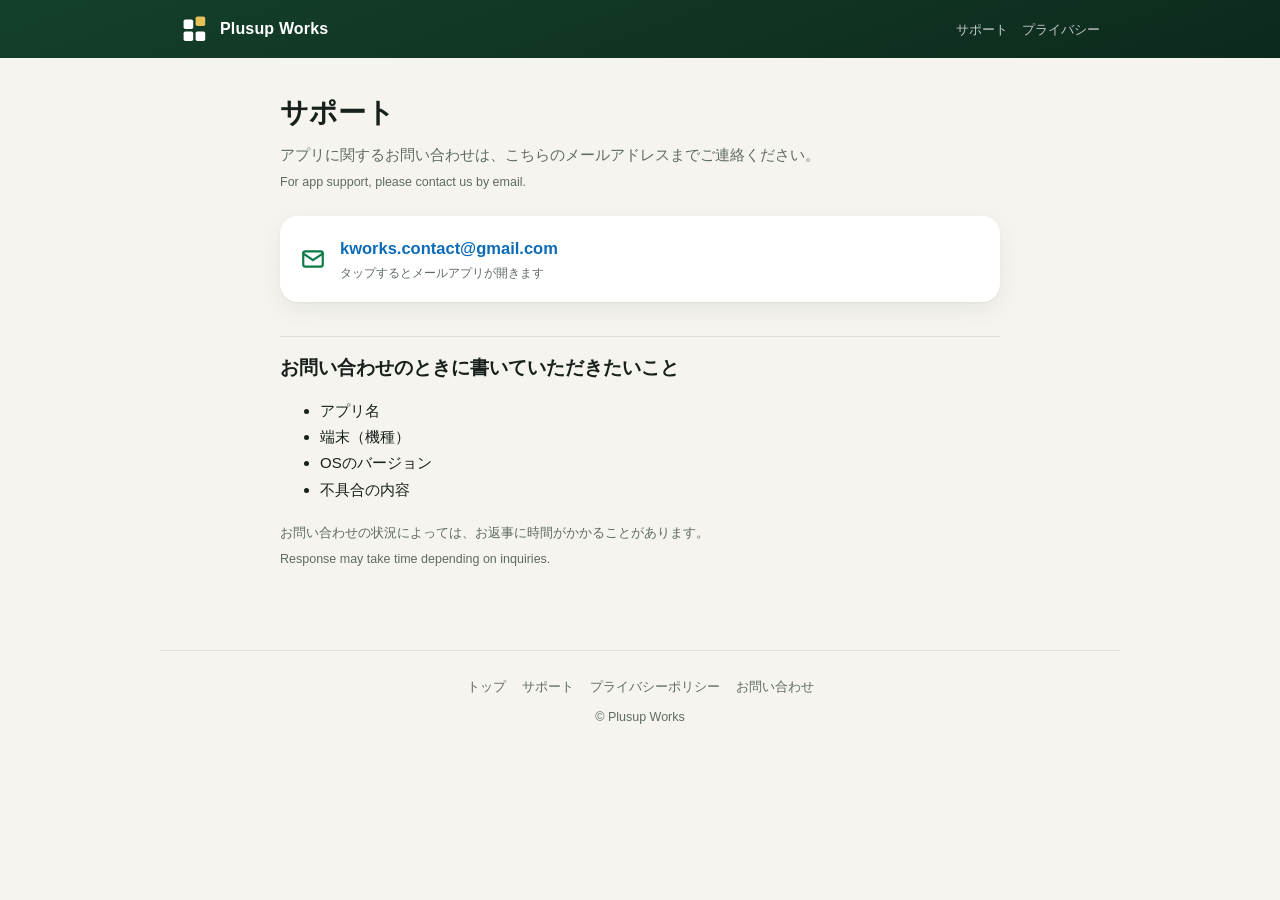
<file: support/index.html>
<!DOCTYPE html>
<html lang="ja">
<head>
  <meta charset="UTF-8">
  <meta name="viewport" content="width=device-width, initial-scale=1">
  <title>サポート | Plusup Works</title>
  <meta name="description" content="Plusup Works のアプリのサポート窓口です。">
  <meta name="theme-color" content="#14402b">
  <link rel="icon" href="/favicon.svg" type="image/svg+xml">
  <link rel="icon" href="/favicon-32.png" sizes="32x32" type="image/png">
  <link rel="apple-touch-icon" href="/apple-touch-icon.png">
  <link rel="stylesheet" href="/assets/site.css">
</head>
<body>
<header class="bar"><div class="wrap"><a class="logo" href="/"><svg class="mark" viewBox="0 0 100 100" aria-hidden="true"><rect x="12" y="18" width="32" height="32" rx="6" fill="#fff"/><rect x="52" y="8" width="32" height="32" rx="6" fill="#e6c15a"/><rect x="12" y="58" width="32" height="32" rx="6" fill="#fff"/><rect x="52" y="58" width="32" height="32" rx="6" fill="#fff"/></svg>Plusup Works</a><nav><a href="/support">サポート</a><a href="/privacy">プライバシー</a></nav></div></header>
<main class="doc">
  <h1>サポート</h1>
  <p class="lead">アプリに関するお問い合わせは、こちらのメールアドレスまでご連絡ください。<br><small>For app support, please contact us by email.</small></p>
  <a class="mailcard" href="mailto:kworks.contact@gmail.com"><svg viewBox="0 0 24 24" fill="none" stroke="currentColor" stroke-width="2" stroke-linecap="round" stroke-linejoin="round"><rect x="3" y="5" width="18" height="14" rx="2"/><path d="M3 7l9 6 9-6"/></svg><div><b>kworks.contact@gmail.com</b><span>タップするとメールアプリが開きます</span></div></a>

  <h2>お問い合わせのときに書いていただきたいこと</h2>
  <ul>
    <li>アプリ名</li>
    <li>端末（機種）</li>
    <li>OSのバージョン</li>
    <li>不具合の内容</li>
  </ul>
  <p><small>お問い合わせの状況によっては、お返事に時間がかかることがあります。<br>Response may take time depending on inquiries.</small></p>
</main>

<footer class="wrap">
  <nav><a href="/">トップ</a><a href="/support">サポート</a><a href="/privacy">プライバシーポリシー</a><a href="/contact">お問い合わせ</a></nav>
  &copy; Plusup Works
</footer>
</body>
</html>
</file>
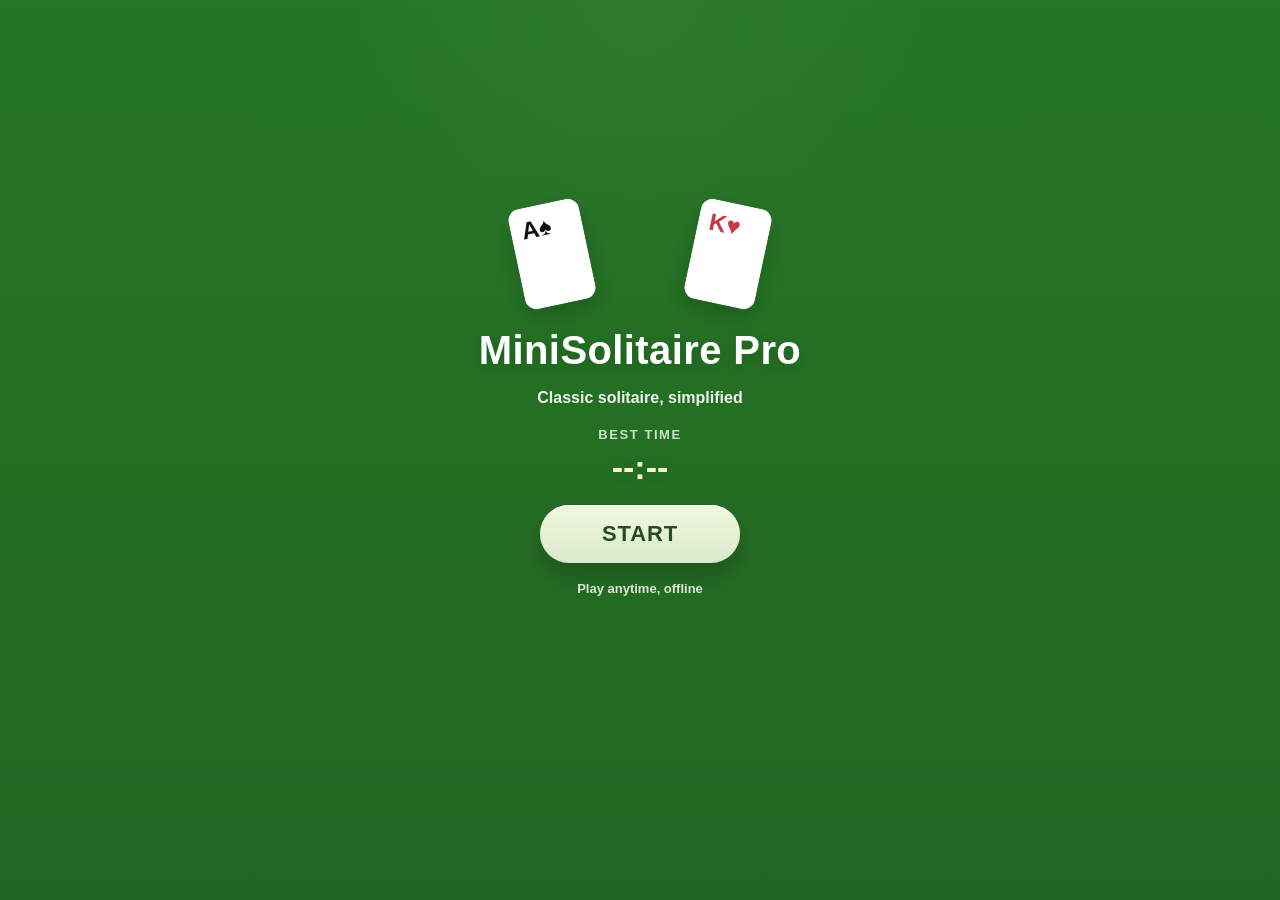
<file: solitaire-mobile.html>
<!DOCTYPE html>
<html lang="ja">
<head>
<meta charset="UTF-8">
<meta name="viewport" content="width=device-width, initial-scale=1, viewport-fit=cover">
<title>MiniSolitaire Pro</title>
<style>
:root{
  --bg:#2f8f2f;
  --panel:#eef3e8;
  --dash:rgba(255,255,255,.24);
  --text:#ffffff;
  --shadow:0 6px 16px rgba(0,0,0,.18);

  --gap:8px;
  --card-w:min(13.1vw,72px);
  --card-h:calc(var(--card-w) * 1.42);
  --radius:12px;

  --black:#141414;
  --red:#c73945;
}

*{
  box-sizing:border-box;
  -webkit-tap-highlight-color:transparent;
}

html,body{
  margin:0;
  padding:0;
  width:100%;
  height:100%;
  min-height:100%;
  background:var(--bg);
  color:var(--text);
  font-family:-apple-system,BlinkMacSystemFont,"Segoe UI Symbol","Apple Symbols","Arial Unicode MS","Helvetica Neue",Arial,sans-serif;
  overflow:hidden;
}

body{
  position:fixed;
  inset:0;
  user-select:none;
  -webkit-user-select:none;
  touch-action:manipulation;
}

#appRoot{
  position:fixed;
  inset:0;
  background:var(--bg);
}

.app{
  width:100%;
  max-width:460px;
  height:100%;
  min-height:100%;
  margin:0 auto;
  padding:max(10px, env(safe-area-inset-top)) 10px max(12px, env(safe-area-inset-bottom)) 10px;
  display:flex;
  flex-direction:column;
  gap:10px;
  position:relative;
  background:var(--bg);
}

.topbar{
  text-align:center;
  display:flex;
  flex-direction:column;
  gap:10px;
}

.title{
  margin:0;
  font-size:32px;
  font-weight:900;
  letter-spacing:.01em;
  color:#fff;
}

.controls{
  display:flex;
  justify-content:center;
  gap:8px;
  flex-wrap:wrap;
}

.btn{
  border:none;
  border-radius:999px;
  padding:10px 18px;
  min-width:96px;
  font-size:15px;
  font-weight:800;
  background:#dbe9cb;
  color:#274c21;
  box-shadow:var(--shadow);
}

.btn:active{
  transform:translateY(1px) scale(.99);
}

.meta-row{
  display:flex;
  justify-content:center;
  align-items:center;
  min-height:22px;
}

.status{
  display:none;
}

.timer{
  font-size:14px;
  font-weight:800;
  color:#fff6d6;
}

.panel{
  background:rgba(245,247,242,.95);
  border-radius:22px;
  padding:12px 12px 14px;
  box-shadow:var(--shadow);
}

.top-area{
  display:grid;
  grid-template-columns:repeat(6,minmax(0,1fr));
  gap:var(--gap);
  align-items:start;
}

.slot-wrap{
  display:flex;
  flex-direction:column;
  align-items:center;
  gap:6px;
}

.slot,.card{
  width:var(--card-w);
  height:var(--card-h);
  border-radius:var(--radius);
}

.slot{
  border:2px dashed rgba(0,0,0,.12);
  position:relative;
  display:flex;
  align-items:center;
  justify-content:center;
  background:rgba(255,255,255,.1);
}

.stock-slot,.waste-slot{
  cursor:pointer;
}

.stock-slot.empty::before{
  content:"";
  position:absolute;
  inset:10px;
  border-radius:10px;
  background:linear-gradient(145deg,#ececec,#dcdcdc);
}

.slot-label{
  font-size:14px;
  font-weight:700;
  color:#333;
  line-height:1;
}

.foundation-mark{
  font-size:26px;
  font-weight:700;
  line-height:1;
  opacity:.55;
}

.tableau{
  flex:1;
  display:grid;
  grid-template-columns:repeat(7,minmax(0,1fr));
  gap:var(--gap);
  align-items:start;
}

.col{
  min-height:460px;
  border:2px dashed var(--dash);
  border-radius:14px;
  padding:6px 4px 10px;
  position:relative;
}

.card-stack{
  position:relative;
  min-height:440px;
}

.card{
  position:absolute;
  left:50%;
  transform:translateX(-50%);
  background:#fff;
  box-shadow:0 4px 10px rgba(0,0,0,.16);
  border:1px solid rgba(0,0,0,.08);
  overflow:hidden;
}

.card.red{ color:var(--red); }
.card.black{ color:var(--black); }

.card.back{
  background:repeating-linear-gradient(45deg,#79a6ff 0 6px,#93b6ff 6px 12px);
  border-color:#8eaef0;
}

.card.back::before{
  content:"";
  position:absolute;
  inset:4px;
  border:2px solid rgba(255,255,255,.65);
  border-radius:8px;
}

.card.back::after{
  content:"♠";
  position:absolute;
  left:50%;
  top:50%;
  transform:translate(-50%,-50%);
  color:rgba(255,255,255,.92);
  font-size:34px;
  font-weight:800;
}

.corner{
  position:absolute;
  z-index:3;
  pointer-events:none;
  display:flex;
  align-items:center;
  gap:1px;
  line-height:1;
  font-weight:900;
}

.corner.top{
  top:3px;
  left:4px;
}

.corner.bottom{
  right:4px;
  bottom:4px;
  transform:rotate(180deg);
}

.rank{
  font-size:13px;
  line-height:1;
}

.suit{
  font-size:12px;
  line-height:1;
}

.center-suit{
  position:absolute;
  inset:0;
  display:flex;
  align-items:center;
  justify-content:center;
  font-size:26px;
  opacity:.05;
  font-weight:700;
  pointer-events:none;
  z-index:1;
}

.card.selected{
  outline:3px solid #ffd54a;
  z-index:999 !important;
  transform:translateX(-50%) translateY(-6px) scale(1.02);
}

.footer-note{
  display:none;
}

.clear-overlay{
  position:fixed;
  inset:0;
  background:rgba(0,0,0,.28);
  display:none;
  align-items:center;
  justify-content:center;
  z-index:9999;
  padding:20px;
}

.clear-overlay.show{
  display:flex;
}

.clear-card{
  width:min(92vw,360px);
  background:rgba(255,255,255,.96);
  color:#234a1f;
  border-radius:24px;
  box-shadow:0 20px 50px rgba(0,0,0,.25);
  padding:26px 22px 24px;
  text-align:center;
  animation:popIn .25s ease-out;
}

.clear-title{
  font-size:36px;
  font-weight:900;
  margin:0 0 8px;
}

.clear-sub{
  font-size:17px;
  font-weight:800;
  margin:0 0 8px;
}

.clear-time{
  font-size:15px;
  font-weight:700;
  margin:0 0 18px;
  color:#476b3f;
}

.clear-actions{
  display:flex;
  justify-content:center;
  gap:10px;
  flex-wrap:wrap;
  margin-top:8px;
}

.clear-btn{
  border:none;
  border-radius:999px;
  padding:12px 22px;
  font-size:16px;
  font-weight:800;
  background:#dbe9cb;
  color:#274c21;
}

.clear-btn.home{
  background:#eef3e8;
}

.confetti{
  position:fixed;
  inset:0;
  pointer-events:none;
  overflow:hidden;
  z-index:9998;
}

.confetti-piece{
  position:absolute;
  width:10px;
  height:18px;
  border-radius:3px;
  opacity:.95;
  animation:fall linear forwards;
}

/* ===== Start screen ===== */
.start-overlay{
  position:fixed;
  inset:0;
  background:
    radial-gradient(circle at top, rgba(255,255,255,.03), transparent 28%),
    linear-gradient(180deg, rgba(0,0,0,.18), rgba(0,0,0,.28)),
    var(--bg);
  display:flex;
  align-items:center;
  justify-content:center;
  z-index:10000;
  padding:20px;
}

.start-overlay.hide{
  display:none;
}

.start-screen{
  width:100%;
  max-width:420px;
  min-height:100%;
  display:flex;
  flex-direction:column;
  align-items:center;
  justify-content:center;
  text-align:center;
  gap:18px;
  transform:translateY(-54px);
}

.start-cards{
  width:100%;
  max-width:320px;
  height:110px;
  position:relative;
  margin-top:4px;
}

.start-card-deco{
  position:absolute;
  width:72px;
  height:102px;
  background:#fff;
  border-radius:12px;
  box-shadow:0 10px 20px rgba(0,0,0,.16);
  border:1px solid rgba(0,0,0,.06);
}

.start-card-deco::before{
  position:absolute;
  top:8px;
  left:10px;
  font-size:24px;
  font-weight:900;
}

.start-card-deco.spade{
  left:36px;
  top:2px;
  transform:rotate(-12deg);
}

.start-card-deco.spade::before{
  content:"A♠";
  color:#111;
}

.start-card-deco.heart{
  right:36px;
  top:2px;
  transform:rotate(12deg);
}

.start-card-deco.heart::before{
  content:"K♥";
  color:#c73945;
}

.start-title{
  margin:0;
  font-size:40px;
  font-weight:900;
  line-height:1.05;
  letter-spacing:.01em;
  color:#fff;
  text-shadow:0 4px 14px rgba(0,0,0,.18);
}

.start-sub{
  margin:0;
  font-size:16px;
  font-weight:700;
  color:rgba(255,255,255,.92);
}

.start-best-wrap{
  display:flex;
  flex-direction:column;
  align-items:center;
  gap:6px;
  margin-top:2px;
}

.start-best-label{
  margin:0;
  font-size:13px;
  font-weight:800;
  color:rgba(255,255,255,.78);
  letter-spacing:.12em;
}

.start-best-time{
  margin:0;
  font-size:34px;
  font-weight:900;
  color:#fff7cf;
  text-shadow:0 4px 14px rgba(0,0,0,.16);
}

.start-btn{
  border:none;
  border-radius:999px;
  padding:16px 34px;
  min-width:200px;
  font-size:22px;
  font-weight:900;
  letter-spacing:.04em;
  background:linear-gradient(180deg,#eff8df,#dbe9cb);
  color:#274c21;
  box-shadow:
    0 12px 26px rgba(0,0,0,.22),
    inset 0 1px 0 rgba(255,255,255,.75);
}

.start-btn:active{
  transform:translateY(1px) scale(.99);
}

.start-note{
  margin:0;
  font-size:13px;
  font-weight:700;
  color:rgba(255,255,255,.84);
}

@keyframes fall{
  0%{
    transform:translateY(-20px) rotate(0deg);
    opacity:1;
  }
  100%{
    transform:translateY(110vh) rotate(720deg);
    opacity:.2;
  }
}

@keyframes popIn{
  0%{
    transform:scale(.92);
    opacity:0;
  }
  100%{
    transform:scale(1);
    opacity:1;
  }
}

@media (max-width:390px){
  :root{
    --gap:6px;
    --card-w:min(12.8vw,64px);
  }

  .title{ font-size:29px; }

  .btn{
    padding:9px 14px;
    min-width:88px;
    font-size:14px;
  }

  .col{ min-height:420px; }
  .card-stack{ min-height:400px; }
  .center-suit{ font-size:22px; }

  .rank{ font-size:12px; }
  .suit{ font-size:11px; }

  .start-title{ font-size:34px; }
  .start-best-time{ font-size:30px; }
  .start-btn{
    min-width:180px;
    font-size:20px;
    padding:15px 28px;
  }

  .start-screen{
    transform:translateY(-42px);
  }
}
</style>
</head>
<body>

<div class="start-overlay" id="startOverlay">
  <div class="start-screen">
    <div class="start-cards">
      <div class="start-card-deco spade"></div>
      <div class="start-card-deco heart"></div>
    </div>

    <h1 class="start-title">MiniSolitaire Pro</h1>
    <p class="start-sub">Classic solitaire, simplified</p>

    <div class="start-best-wrap">
      <p class="start-best-label">BEST TIME</p>
      <p class="start-best-time" id="bestTime">--:--</p>
    </div>

    <button class="start-btn" id="startBtn">START</button>
    <p class="start-note">Play anytime, offline</p>
  </div>
</div>

<div id="appRoot">
  <div class="app">
    <div class="topbar">
      <h1 class="title">MiniSolitaire Pro</h1>
      <div class="controls">
        <button class="btn" id="newBtn">New Game</button>
        <button class="btn" id="undoBtn">Undo</button>
      </div>
      <div class="meta-row">
        <div class="status" id="status"></div>
        <div class="timer" id="timer">00:00</div>
      </div>
    </div>

    <div class="panel">
      <div class="top-area" id="topArea"></div>
    </div>

    <div class="tableau" id="tableau"></div>
    <div class="footer-note" id="footerNote"></div>
  </div>
</div>

<div class="confetti" id="confetti"></div>

<div class="clear-overlay" id="clearOverlay">
  <div class="clear-card">
    <p class="clear-title">CLEAR!</p>
    <p class="clear-sub">Great job!</p>
    <p class="clear-time" id="clearTime">Time 00:00</p>
    <div class="clear-actions">
      <button class="clear-btn" id="playAgainBtn">Play Again</button>
      <button class="clear-btn home" id="homeBtn">Home</button>
    </div>
  </div>
</div>

<script>
(() => {
  const SUITS = ["♠","♥","♦","♣"];
  const RED_SUITS = new Set(["♥","♦"]);
  const RANKS = ["A","2","3","4","5","6","7","8","9","10","J","Q","K"];
  const foundationOrder = ["♠","♥","♦","♣"];

  const state = {
    stock: [],
    waste: [],
    foundations: makeEmptyFoundations(),
    tableau: [[], [], [], [], [], [], []],
    selected: null,
    history: [],
    startTime: 0,
    timerId: null,
    finished: false,
    autoRunning: false,
    autoIntervalId: null
  };

  const els = {
    appRoot: document.getElementById("appRoot"),
    topArea: document.getElementById("topArea"),
    tableau: document.getElementById("tableau"),
    status: document.getElementById("status"),
    footer: document.getElementById("footerNote"),
    timer: document.getElementById("timer"),
    newBtn: document.getElementById("newBtn"),
    undoBtn: document.getElementById("undoBtn"),
    clearOverlay: document.getElementById("clearOverlay"),
    clearTime: document.getElementById("clearTime"),
    playAgainBtn: document.getElementById("playAgainBtn"),
    homeBtn: document.getElementById("homeBtn"),
    confetti: document.getElementById("confetti"),
    startOverlay: document.getElementById("startOverlay"),
    bestTime: document.getElementById("bestTime"),
    startBtn: document.getElementById("startBtn")
  };

  const tapState = {
    lastKey: "",
    lastTime: 0,
    timeoutId: null
  };

  function makeEmptyFoundations() {
    return { "♠": [], "♥": [], "♦": [], "♣": [] };
  }

  function formatTime(totalSeconds) {
    const total = Number(totalSeconds);
    const m = String(Math.floor(total / 60)).padStart(2, "0");
    const s = String(total % 60).padStart(2, "0");
    return `${m}:${s}`;
  }

  function saveBestTime(seconds) {
    const currentBest = localStorage.getItem("bestTimeSeconds");
    if (currentBest === null || seconds < Number(currentBest)) {
      localStorage.setItem("bestTimeSeconds", String(seconds));
    }
  }

  function loadBestTime() {
    const best = localStorage.getItem("bestTimeSeconds");
    return best === null ? null : Number(best);
  }

  function renderBestTime() {
    const best = loadBestTime();
    els.bestTime.textContent = best === null ? "--:--" : formatTime(best);
  }

  function showStartOverlay() {
    renderBestTime();
    els.startOverlay.classList.remove("hide");
    els.appRoot.style.visibility = "hidden";
  }

  function hideStartOverlay() {
    els.startOverlay.classList.add("hide");
    els.appRoot.style.visibility = "visible";
  }

  function goHome() {
    stopTimer();
    stopAutoRun();
    state.selected = null;
    state.finished = false;
    els.clearOverlay.classList.remove("show");
    els.confetti.innerHTML = "";
    showStartOverlay();
  }

  function startTimer() {
    stopTimer();
    state.startTime = Date.now();
    els.timer.textContent = "00:00";
    state.timerId = setInterval(() => {
      const sec = Math.floor((Date.now() - state.startTime) / 1000);
      els.timer.textContent = formatTime(sec);
    }, 1000);
  }

  function stopTimer() {
    if (state.timerId) {
      clearInterval(state.timerId);
      state.timerId = null;
    }
  }

  function elapsedSeconds() {
    return Math.floor((Date.now() - state.startTime) / 1000);
  }

  function stopAutoRun() {
    state.autoRunning = false;
    if (state.autoIntervalId) {
      clearInterval(state.autoIntervalId);
      state.autoIntervalId = null;
    }
  }

  function getCardMetrics() {
    const temp = document.createElement("div");
    temp.className = "card";
    temp.style.visibility = "hidden";
    temp.style.position = "absolute";
    temp.style.top = "0";
    temp.style.left = "-9999px";
    document.body.appendChild(temp);
    const h = temp.getBoundingClientRect().height || 100;
    document.body.removeChild(temp);
    return {
      faceStep: Math.round(h * 0.34),
      backStep: Math.round(h * 0.12)
    };
  }

  function makeDeck() {
    const deck = [];
    for (const suit of SUITS) {
      for (let rank = 1; rank <= 13; rank++) {
        deck.push({
          id: `${suit}${rank}_${Math.random().toString(36).slice(2,7)}`,
          suit,
          rank,
          faceUp: false
        });
      }
    }
    return shuffle(deck);
  }

  function shuffle(arr) {
    const a = [...arr];
    for (let i = a.length - 1; i > 0; i--) {
      const j = Math.floor(Math.random() * (i + 1));
      [a[i], a[j]] = [a[j], a[i]];
    }
    return a;
  }

  function cardColor(card) {
    return RED_SUITS.has(card.suit) ? "red" : "black";
  }

  function rankLabel(rank) {
    return RANKS[rank - 1];
  }

  function deepCopy(obj) {
    return JSON.parse(JSON.stringify(obj));
  }

  function serializeState() {
    return JSON.stringify({
      stock: state.stock.map(c => [c.suit, c.rank, c.faceUp]),
      waste: state.waste.map(c => [c.suit, c.rank, c.faceUp]),
      foundations: Object.fromEntries(
        foundationOrder.map(suit => [suit, state.foundations[suit].map(c => [c.suit, c.rank])])
      ),
      tableau: state.tableau.map(p => p.map(c => [c.suit, c.rank, c.faceUp]))
    });
  }

  function saveHistory() {
    state.history.push(deepCopy({
      stock: state.stock,
      waste: state.waste,
      foundations: state.foundations,
      tableau: state.tableau
    }));
    if (state.history.length > 100) state.history.shift();
  }

  function restoreHistory() {
    if (!state.history.length || state.finished || state.autoRunning) return;
    const prev = state.history.pop();
    state.stock = prev.stock;
    state.waste = prev.waste;
    state.foundations = prev.foundations;
    state.tableau = prev.tableau;
    state.selected = null;
    render();
  }

  function newGame() {
    clearTapPending();
    stopAutoRun();

    const deck = makeDeck();
    state.stock = [];
    state.waste = [];
    state.foundations = makeEmptyFoundations();
    state.tableau = [[], [], [], [], [], [], []];
    state.selected = null;
    state.history = [];
    state.finished = false;

    els.clearOverlay.classList.remove("show");
    els.confetti.innerHTML = "";

    for (let col = 0; col < 7; col++) {
      for (let row = 0; row <= col; row++) {
        const card = deck.pop();
        card.faceUp = (row === col);
        state.tableau[col].push(card);
      }
    }

    state.stock = deck.map(card => ({ ...card, faceUp: false }));

    startTimer();
    render();
    hideStartOverlay();
  }

  function isOppositeColor(a, b) {
    return RED_SUITS.has(a.suit) !== RED_SUITS.has(b.suit);
  }

  function canPlaceOnFoundation(card, suit) {
    const pile = state.foundations[suit];
    if (card.suit !== suit) return false;
    if (!pile.length) return card.rank === 1;
    const top = pile[pile.length - 1];
    return card.rank === top.rank + 1;
  }

  function canPlaceOnTableau(card, destCol) {
    const pile = state.tableau[destCol];
    if (!pile.length) return card.rank === 13;
    const top = pile[pile.length - 1];
    if (!top.faceUp) return false;
    return isOppositeColor(card, top) && card.rank === top.rank - 1;
  }

  function allTableauFaceUp() {
    return state.tableau.every(col => col.every(card => card.faceUp));
  }

  function hasAnyFoundationMove() {
    if (state.waste.length) {
      const card = state.waste[state.waste.length - 1];
      if (canPlaceOnFoundation(card, card.suit)) return true;
    }

    for (let col = 0; col < 7; col++) {
      const pile = state.tableau[col];
      if (!pile.length) continue;
      const top = pile[pile.length - 1];
      if (top.faceUp && canPlaceOnFoundation(top, top.suit)) return true;
    }

    return false;
  }

  function nonEmptyTableauCount() {
    return state.tableau.filter(pile => pile.length > 0).length;
  }

  function isAutoClearReady() {
    if (state.finished || state.autoRunning) return false;
    if (state.stock.length !== 0) return false;
    if (state.waste.length !== 0) return false;
    if (!allTableauFaceUp()) return false;
    if (nonEmptyTableauCount() > 4) return false;
    if (!hasAnyFoundationMove()) return false;
    return true;
  }

  function maybeStartAutoClear() {
    if (!isAutoClearReady()) return;
    startAutoClear();
  }

  function flipLastIfNeeded(col) {
    const pile = state.tableau[col];
    if (pile.length && !pile[pile.length - 1].faceUp) {
      pile[pile.length - 1].faceUp = true;
    }
  }

  function drawFromStock(save = true) {
    if (state.finished || (state.autoRunning && save)) return false;

    if (!state.stock.length) {
      if (!state.waste.length) return false;
      if (save) saveHistory();
      state.stock = state.waste.reverse().map(card => ({ ...card, faceUp: false }));
      state.waste = [];
      state.selected = null;
      render();
      maybeStartAutoClear();
      return true;
    }

    if (save) saveHistory();
    const card = state.stock.pop();
    card.faceUp = true;
    state.waste.push(card);
    state.selected = null;
    render();
    maybeStartAutoClear();
    return true;
  }

  function select(source) {
    if (state.finished || state.autoRunning) return;
    state.selected = source;
    render();
  }

  function clearSelect() {
    state.selected = null;
    render();
  }

  function getSelectedCards() {
    if (!state.selected) return [];
    const s = state.selected;

    if (s.type === "waste") {
      return state.waste.length ? [state.waste[state.waste.length - 1]] : [];
    }

    if (s.type === "foundation") {
      const pile = state.foundations[s.suit];
      return pile.length ? [pile[pile.length - 1]] : [];
    }

    if (s.type === "tableau") {
      const pile = state.tableau[s.col];
      return pile.slice(s.start);
    }

    return [];
  }

  function removeSelectedCards() {
    const s = state.selected;
    if (!s) return [];

    if (s.type === "waste") {
      return state.waste.length ? [state.waste.pop()] : [];
    }

    if (s.type === "foundation") {
      const pile = state.foundations[s.suit];
      return pile.length ? [pile.pop()] : [];
    }

    if (s.type === "tableau") {
      const pile = state.tableau[s.col];
      const moved = pile.splice(s.start);
      flipLastIfNeeded(s.col);
      return moved;
    }

    return [];
  }

  function tryAutoFoundationFrom(source) {
    let card = null;

    if (source.type === "waste") {
      if (!state.waste.length) return false;
      card = state.waste[state.waste.length - 1];
    } else if (source.type === "tableau") {
      const pile = state.tableau[source.col];
      if (!pile.length) return false;
      const top = pile[pile.length - 1];
      if (!top.faceUp) return false;
      card = top;
    } else {
      return false;
    }

    if (!canPlaceOnFoundation(card, card.suit)) return false;

    saveHistory();

    if (source.type === "waste") {
      state.waste.pop();
    } else {
      state.tableau[source.col].pop();
      flipLastIfNeeded(source.col);
    }

    state.foundations[card.suit].push(card);
    state.selected = null;
    render();
    checkWin();
    maybeStartAutoClear();
    return true;
  }

  function moveWasteToFoundationNoHistory() {
    if (!state.waste.length) return false;
    const card = state.waste[state.waste.length - 1];
    if (!canPlaceOnFoundation(card, card.suit)) return false;

    state.foundations[card.suit].push(state.waste.pop());
    render();
    checkWin();
    return true;
  }

  function moveTableauToFoundationNoHistory() {
    for (let col = 0; col < 7; col++) {
      const pile = state.tableau[col];
      if (!pile.length) continue;
      const top = pile[pile.length - 1];
      if (!top.faceUp) continue;

      if (canPlaceOnFoundation(top, top.suit)) {
        state.foundations[top.suit].push(pile.pop());
        flipLastIfNeeded(col);
        render();
        checkWin();
        return true;
      }
    }
    return false;
  }

  function drawOneNoHistory() {
    if (state.stock.length > 0) {
      const card = state.stock.pop();
      card.faceUp = true;
      state.waste.push(card);
      render();
      return true;
    }

    if (state.waste.length > 0) {
      state.stock = state.waste.reverse().map(card => ({ ...card, faceUp: false }));
      state.waste = [];
      render();
      return true;
    }

    return false;
  }

  function autoClearStep() {
    if (moveWasteToFoundationNoHistory()) return true;
    if (moveTableauToFoundationNoHistory()) return true;
    if (drawOneNoHistory()) return true;
    return false;
  }

  function startAutoClear() {
    if (state.finished || state.autoRunning) return;
    if (!isAutoClearReady()) return;

    saveHistory();
    state.autoRunning = true;
    state.selected = null;
    render();

    const seen = new Set();
    let guard = 0;

    state.autoIntervalId = setInterval(() => {
      guard++;
      const before = serializeState();

      if (seen.has(before) || guard > 3000) {
        stopAutoRun();
        return;
      }

      seen.add(before);
      const changed = autoClearStep();

      if (state.finished) {
        stopAutoRun();
        return;
      }

      if (!changed) {
        stopAutoRun();
      }
    }, 120);
  }

  function handleCardTap(source) {
    if (state.finished || state.autoRunning) return;

    const same =
      state.selected &&
      JSON.stringify(state.selected) === JSON.stringify(source);

    if (same) {
      clearSelect();
      return;
    }

    if (!state.selected) {
      select(source);
      return;
    }

    if (tryMoveToSource(source)) return;
    select(source);
  }

  function tryMoveToFoundation(suit) {
    const cards = getSelectedCards();
    if (cards.length !== 1) return false;

    const card = cards[0];
    if (!canPlaceOnFoundation(card, suit)) return false;

    saveHistory();
    const moved = removeSelectedCards();
    state.foundations[suit].push(moved[0]);
    state.selected = null;
    render();
    checkWin();
    maybeStartAutoClear();
    return true;
  }

  function tryMoveToTableau(col) {
    const cards = getSelectedCards();
    if (!cards.length) return false;
    if (!canPlaceOnTableau(cards[0], col)) return false;

    saveHistory();
    const moved = removeSelectedCards();
    state.tableau[col].push(...moved);
    state.selected = null;
    render();
    maybeStartAutoClear();
    return true;
  }

  function tryMoveToSource(source) {
    if (!state.selected) return false;
    if (source.type === "foundation") return tryMoveToFoundation(source.suit);
    if (source.type === "tableau-column") return tryMoveToTableau(source.col);
    if (source.type === "tableau") return tryMoveToTableau(source.col);
    return false;
  }

  function cardEl(card, options = {}) {
    const el = document.createElement("div");
    el.className = `card ${card.faceUp ? cardColor(card) : "back"}`;

    if (options.selected) {
      el.classList.add("selected");
    }

    if (card.faceUp) {
      const top = document.createElement("div");
      top.className = "corner top";
      top.innerHTML = `<span class="rank">${rankLabel(card.rank)}</span><span class="suit">${card.suit}</span>`;

      const center = document.createElement("div");
      center.className = "center-suit";
      center.textContent = card.suit;

      const bottom = document.createElement("div");
      bottom.className = "corner bottom";
      bottom.innerHTML = `<span class="rank">${rankLabel(card.rank)}</span><span class="suit">${card.suit}</span>`;

      el.append(top, center, bottom);
    }

    return el;
  }

  function clearTapPending() {
    if (tapState.timeoutId) {
      clearTimeout(tapState.timeoutId);
      tapState.timeoutId = null;
    }
    tapState.lastKey = "";
    tapState.lastTime = 0;
  }

  function bindDoubleTap(el, key, singleAction, doubleAction) {
    el.addEventListener("click", (e) => {
      e.stopPropagation();

      const now = Date.now();
      const sameKey = tapState.lastKey === key;
      const quickEnough = (now - tapState.lastTime) < 320;

      if (sameKey && quickEnough) {
        if (tapState.timeoutId) {
          clearTimeout(tapState.timeoutId);
          tapState.timeoutId = null;
        }
        tapState.lastKey = "";
        tapState.lastTime = 0;
        doubleAction();
        return;
      }

      tapState.lastKey = key;
      tapState.lastTime = now;

      if (tapState.timeoutId) clearTimeout(tapState.timeoutId);
      tapState.timeoutId = setTimeout(() => {
        singleAction();
        tapState.timeoutId = null;
        tapState.lastKey = "";
        tapState.lastTime = 0;
      }, 230);
    });
  }

  function renderTopArea() {
    els.topArea.innerHTML = "";

    const stockWrap = document.createElement("div");
    stockWrap.className = "slot-wrap";

    const stockSlot = document.createElement("div");
    stockSlot.className = `slot stock-slot ${state.stock.length ? "" : "empty"}`;
    stockSlot.addEventListener("click", () => drawFromStock(true));

    if (state.stock.length) {
      stockSlot.appendChild(cardEl({ faceUp: false }));
    }

    const stockLabel = document.createElement("div");
    stockLabel.className = "slot-label";
    stockLabel.textContent = "Stock";

    stockWrap.append(stockSlot, stockLabel);
    els.topArea.append(stockWrap);

    const wasteWrap = document.createElement("div");
    wasteWrap.className = "slot-wrap";

    const wasteSlot = document.createElement("div");
    wasteSlot.className = "slot waste-slot";

    if (state.waste.length) {
      const topCard = state.waste[state.waste.length - 1];
      const selected = state.selected && state.selected.type === "waste";
      const c = cardEl(topCard, { selected });

      bindDoubleTap(
        c,
        `waste-${topCard.id}`,
        () => handleCardTap({ type: "waste" }),
        () => tryAutoFoundationFrom({ type: "waste" })
      );

      wasteSlot.appendChild(c);
    }

    const wasteLabel = document.createElement("div");
    wasteLabel.className = "slot-label";
    wasteLabel.textContent = "Waste";

    wasteWrap.append(wasteSlot, wasteLabel);
    els.topArea.append(wasteWrap);

    for (const suit of foundationOrder) {
      const wrap = document.createElement("div");
      wrap.className = "slot-wrap";

      const slot = document.createElement("div");
      slot.className = "slot";
      slot.addEventListener("click", () => {
        if (state.selected) tryMoveToFoundation(suit);
      });

      const pile = state.foundations[suit];

      if (pile.length) {
        const topCard = pile[pile.length - 1];
        const selected = state.selected && state.selected.type === "foundation" && state.selected.suit === suit;
        const c = cardEl(topCard, { selected });

        c.addEventListener("click", (e) => {
          e.stopPropagation();
          handleCardTap({ type: "foundation", suit });
        });

        slot.appendChild(c);
      } else {
        slot.innerHTML = `<span class="foundation-mark">${suit}</span>`;
      }

      const label = document.createElement("div");
      label.className = "slot-label";
      label.textContent = suit;

      wrap.append(slot, label);
      els.topArea.append(wrap);
    }
  }

  function renderTableau() {
    els.tableau.innerHTML = "";

    const metrics = getCardMetrics();
    const faceStep = metrics.faceStep;
    const backStep = metrics.backStep;

    for (let col = 0; col < 7; col++) {
      const colEl = document.createElement("div");
      colEl.className = "col";

      colEl.addEventListener("click", (e) => {
        if (e.target === colEl || e.target.classList.contains("card-stack")) {
          if (state.selected) tryMoveToTableau(col);
        }
      });

      const stack = document.createElement("div");
      stack.className = "card-stack";

      stack.addEventListener("click", (e) => {
        if (e.target === stack && state.selected) {
          tryMoveToTableau(col);
        }
      });

      const pile = state.tableau[col];
      let topOffset = 0;

      pile.forEach((card, idx) => {
        const isSelected =
          state.selected &&
          state.selected.type === "tableau" &&
          state.selected.col === col &&
          idx >= state.selected.start;

        const c = cardEl(card, { selected: isSelected });
        c.style.top = `${topOffset}px`;
        c.style.zIndex = String(idx + 1);

        if (card.faceUp) {
          const source = { type: "tableau", col, start: idx };
          const isTopFaceCard = idx === pile.length - 1;

          if (isTopFaceCard) {
            bindDoubleTap(
              c,
              `tableau-${col}-${card.id}`,
              () => handleCardTap(source),
              () => tryAutoFoundationFrom({ type: "tableau", col })
            );
          } else {
            c.addEventListener("click", (e) => {
              e.stopPropagation();
              handleCardTap(source);
            });
          }
        }

        stack.appendChild(c);
        topOffset += card.faceUp ? faceStep : backStep;
      });

      colEl.appendChild(stack);
      els.tableau.appendChild(colEl);
    }
  }

  function spawnConfetti() {
    els.confetti.innerHTML = "";
    const colors = ["#ffd54a", "#ff6b6b", "#6bcB77", "#4d96ff", "#ffffff", "#ff9f1c"];

    for (let i = 0; i < 70; i++) {
      const piece = document.createElement("div");
      piece.className = "confetti-piece";
      piece.style.left = `${Math.random() * 100}%`;
      piece.style.background = colors[Math.floor(Math.random() * colors.length)];
      piece.style.animationDuration = `${2.8 + Math.random() * 2.2}s`;
      piece.style.animationDelay = `${Math.random() * 0.4}s`;
      els.confetti.appendChild(piece);
    }
  }

  function showClearOverlay() {
    stopTimer();
    els.clearTime.textContent = `Time ${formatTime(elapsedSeconds())}`;
    els.clearOverlay.classList.add("show");
    spawnConfetti();
  }

  function checkWin() {
    const total = foundationOrder.reduce((sum, suit) => sum + state.foundations[suit].length, 0);
    if (total === 52 && !state.finished) {
      state.finished = true;
      stopAutoRun();
      saveBestTime(elapsedSeconds());
      renderBestTime();
      showClearOverlay();
    }
  }

  function render() {
    renderTopArea();
    renderTableau();
  }

  function bindUI() {
    els.newBtn.addEventListener("click", newGame);
    els.undoBtn.addEventListener("click", restoreHistory);
    els.playAgainBtn.addEventListener("click", newGame);
    els.homeBtn.addEventListener("click", goHome);
    els.startBtn.addEventListener("click", newGame);
  }

  function setStatus(text) {
    els.status.textContent = text;
  }

  bindUI();
  render();
  showStartOverlay();
})();
</script>
</body>
</html>
</file>
<file: assets/site.css>
/* Plusup Works 共通スタイル
   ・日本語が表示されない端末があるため、フォントはヒラギノを先頭にする（-apple-system を先頭にしない）
   ・ライト／ダーク両対応 */
:root {
  color-scheme: light dark;
  --bg: #f5f4ef; --card: #ffffff; --text: #18201b; --sub: #5f6a63; --line: rgba(20,40,28,.10);
  --green-1: #0d2a1c; --green-2: #14402b; --gold: #e6c15a; --gold-2: #b98a1f;
  --accent: #0b7a46; --link: #0b6bb8; --shadow: 0 1px 2px rgba(16,32,22,.05), 0 8px 24px rgba(16,32,22,.06);
}
@media (prefers-color-scheme: dark) {
  :root { --bg: #0e1210; --card: #171d19; --text: #eef2ef; --sub: #9aa59e; --line: rgba(255,255,255,.08);
          --accent: #4cc58a; --link: #74b9ff; --shadow: 0 1px 2px rgba(0,0,0,.3), 0 8px 24px rgba(0,0,0,.25); }
}
* { box-sizing: border-box; }
html { -webkit-text-size-adjust: 100%; }
body { margin: 0; background: var(--bg); color: var(--text); line-height: 1.75;
       font-family: "Hiragino Sans", "Hiragino Kaku Gothic ProN", "Noto Sans JP", "Yu Gothic", Meiryo, sans-serif; }
a { color: var(--link); }
.wrap { max-width: 960px; margin: 0 auto; padding: 0 20px; }

/* ── ロゴ */
.logo { display: inline-flex; align-items: center; gap: 10px; color: #fff; text-decoration: none; font-weight: 800; letter-spacing: .01em; }
.mark { width: 30px; height: 30px; flex: none; display: block; }

/* ── 見出しの帯（トップ） */
.hero { position: relative; overflow: hidden; color: #fff;
        background: radial-gradient(120% 90% at 85% 0%, rgba(230,193,90,.22), transparent 55%),
                    linear-gradient(160deg, var(--green-2), var(--green-1) 70%); }
.hero::after { content: ""; position: absolute; inset: 0; pointer-events: none;
               background: repeating-linear-gradient(115deg, rgba(255,255,255,.025) 0 2px, transparent 2px 9px); }
.hero .wrap { position: relative; z-index: 1; padding-top: 22px; padding-bottom: 44px; }
.hero h1 { font-size: clamp(34px, 8vw, 52px); line-height: 1.15; margin: 44px 0 14px; font-weight: 800; letter-spacing: .005em; }
.hero h1 .plus { color: var(--gold); }
.hero p { margin: 0; color: rgba(255,255,255,.82); font-size: 16px; }
.hero .en { color: rgba(255,255,255,.55); font-size: 13px; }
.stack { display: flex; margin-top: 28px; }
.stack img { width: 52px; height: 52px; border-radius: 13px; border: 2px solid var(--green-1);
             margin-left: -10px; box-shadow: 0 4px 12px rgba(0,0,0,.35); }
.stack img:first-child { margin-left: 0; }

/* ── 下層ページの帯 */
.bar { background: linear-gradient(160deg, var(--green-2), var(--green-1)); }
.bar .wrap { display: flex; align-items: center; justify-content: space-between; padding-top: 14px; padding-bottom: 14px; }
.bar nav a { color: rgba(255,255,255,.75); text-decoration: none; font-size: 13px; margin-left: 14px; }

/* ── セクション */
section { padding: 36px 0 4px; }
.kicker { font-size: 12px; font-weight: 700; letter-spacing: .14em; color: var(--accent); margin: 0 0 4px; }
h2 { font-size: 22px; line-height: 1.4; margin: 0 0 18px; }

/* ── アプリのカード */
.grid { display: grid; grid-template-columns: 1fr; gap: 14px; }
@media (min-width: 720px) { .grid { grid-template-columns: 1fr 1fr; } }
.app { display: flex; gap: 16px; padding: 18px; background: var(--card); border-radius: 20px; box-shadow: var(--shadow);
       color: inherit; text-decoration: none; transition: transform .15s ease, box-shadow .15s ease; }
.app:hover { transform: translateY(-2px); }
.app > img { width: 76px; height: 76px; border-radius: 18px; flex: none; border: 1px solid var(--line); }
.app .body { min-width: 0; display: flex; flex-direction: column; }
.app .name { font-weight: 800; font-size: 17px; line-height: 1.35; }
.app .desc { color: var(--sub); font-size: 13.5px; line-height: 1.6; margin: 4px 0 10px; }
.app .meta { margin-top: auto; display: flex; flex-wrap: wrap; align-items: center; gap: 6px; }
.tag { font-size: 11px; color: var(--sub); border: 1px solid var(--line); border-radius: 999px; padding: 1px 8px; }
.cta { margin-left: auto; font-size: 12.5px; font-weight: 700; color: #fff; background: var(--accent);
       border-radius: 999px; padding: 4px 12px; white-space: nowrap; }
a.cta { text-decoration: none; }
.ctas { margin-left: auto; display: flex; gap: 6px; }
.ctas .cta { margin-left: 0; }
@media (prefers-color-scheme: dark) { .cta { color: #0e1210; } }

/* ── 案内のタイル */
.tiles { display: grid; grid-template-columns: 1fr; gap: 10px; }
@media (min-width: 720px) { .tiles { grid-template-columns: repeat(3, 1fr); } }
.tile { display: flex; align-items: center; gap: 14px; padding: 16px 18px; background: var(--card); border-radius: 16px;
        box-shadow: var(--shadow); color: inherit; text-decoration: none; }
.tile svg { width: 22px; height: 22px; flex: none; color: var(--accent); }
.tile b { display: block; font-size: 15px; }
.tile span { display: block; color: var(--sub); font-size: 12px; line-height: 1.4; }
.tile .chev { margin-left: auto; color: var(--sub); }

/* ── 文章のページ */
.doc { max-width: 760px; margin: 0 auto; padding: 36px 20px 8px; }
.doc h1 { font-size: 28px; line-height: 1.35; margin: 0 0 10px; }
.doc h2 { font-size: 19px; margin: 34px 0 8px; padding-top: 18px; border-top: 1px solid var(--line); }
.doc h3 { font-size: 15.5px; margin: 22px 0 4px; }
.doc p, .doc li { font-size: 15px; }
.doc small { color: var(--sub); }
.lead { color: var(--sub); margin: 0 0 22px; }
.mailcard { display: flex; align-items: center; gap: 14px; background: var(--card); border-radius: 18px; padding: 18px 20px;
            box-shadow: var(--shadow); text-decoration: none; color: inherit; margin: 8px 0 8px; }
.mailcard svg { width: 26px; height: 26px; color: var(--accent); flex: none; }
.mailcard b { display: block; font-size: 16.5px; color: var(--link); word-break: break-all; }
.mailcard span { display: block; font-size: 12px; color: var(--sub); }

/* ── フッター */
footer.wrap { margin-top: 56px; padding: 26px 0 36px; border-top: 1px solid var(--line); color: var(--sub); font-size: 12.5px; text-align: center; }
footer nav { margin-bottom: 8px; }
footer nav a { color: var(--sub); text-decoration: none; margin: 0 8px; white-space: nowrap; }
</file>
